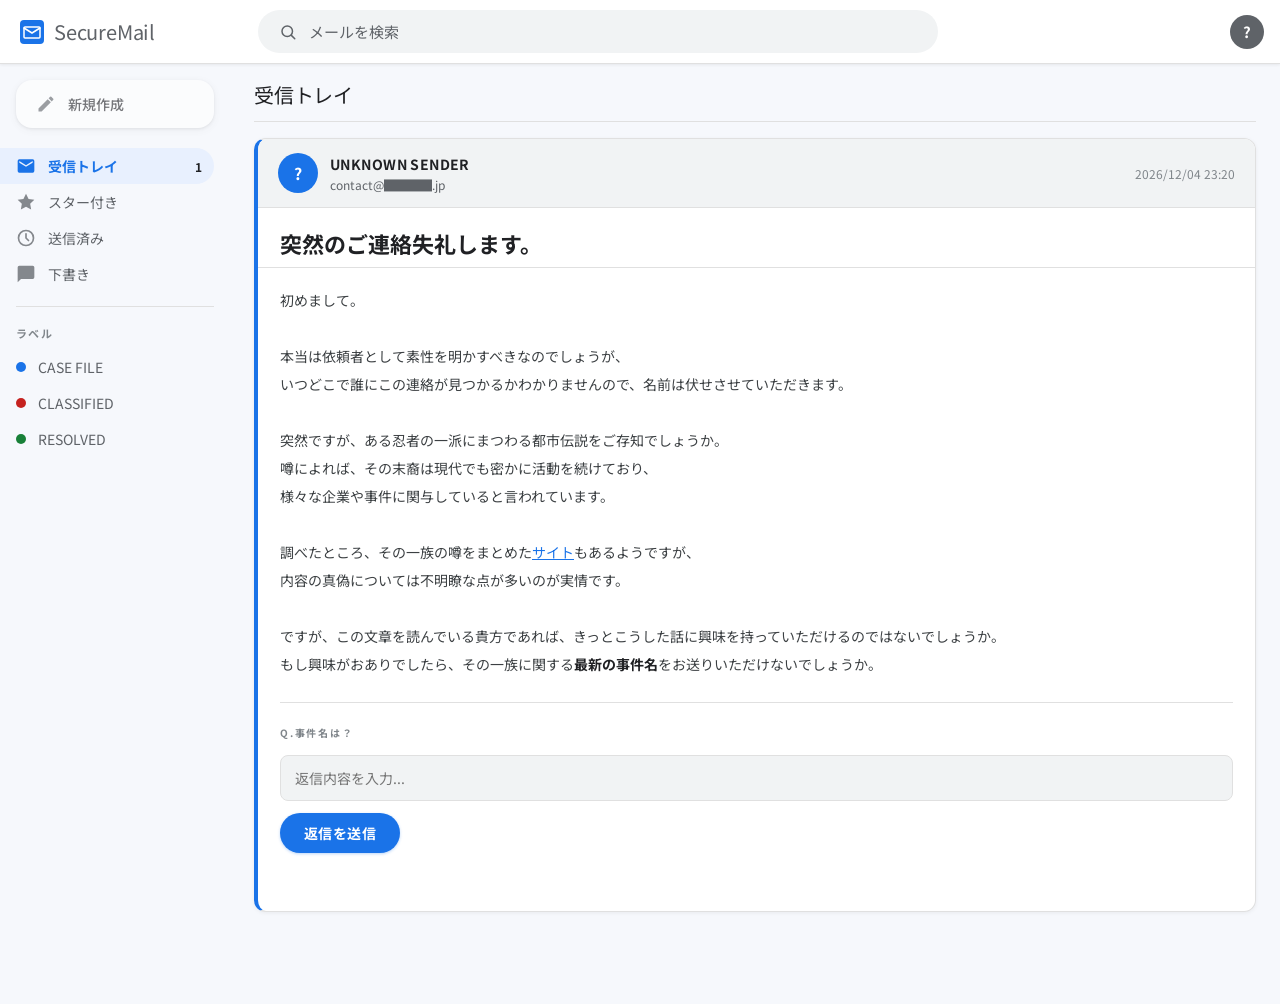
<file: index.html>
<!DOCTYPE html>
<html lang="ja">
<head>
  <meta charset="UTF-8">
  <meta name="viewport" content="width=device-width, initial-scale=1.0">
  <title>メールを受信しました</title>
  <link rel="preconnect" href="https://fonts.googleapis.com">
  <link rel="preconnect" href="https://fonts.gstatic.com" crossorigin>
  <link href="https://fonts.googleapis.com/css2?family=Noto+Sans+JP:wght@300;400;500;700&display=swap" rel="stylesheet">
  <link rel="stylesheet" href="css/style.css">
</head>
<body data-page="1" data-next="puzzle/puzzle2.html">

  <header class="topbar">
    <div class="topbar-inner">
      <div class="topbar-logo">
        <svg width="24" height="24" viewBox="0 0 24 24" fill="none">
          <rect width="24" height="24" rx="4" fill="#1a73e8"/>
          <path d="M4 8l8 5 8-5" stroke="white" stroke-width="1.5" stroke-linecap="round"/>
          <rect x="4" y="7" width="16" height="11" rx="1" stroke="white" stroke-width="1.5" fill="none"/>
        </svg>
        <span class="logo-text">SecureMail</span>
      </div>
      <div class="topbar-search">
        <svg class="search-icon" width="18" height="18" viewBox="0 0 24 24" fill="none">
          <circle cx="11" cy="11" r="7" stroke="#5f6368" stroke-width="2"/>
          <path d="M16.5 16.5L21 21" stroke="#5f6368" stroke-width="2" stroke-linecap="round"/>
        </svg>
        <span class="search-placeholder">メールを検索</span>
      </div>
      <div class="topbar-avatar">?</div>
    </div>
  </header>

  <div class="page-body">

    <aside class="sidebar">
      <div class="sidebar-compose">
        <button class="compose-btn" disabled>
          <svg width="20" height="20" viewBox="0 0 24 24" fill="none">
            <path d="M3 17.25V21h3.75L17.81 9.94l-3.75-3.75L3 17.25zM20.71 7.04a1 1 0 000-1.41l-2.34-2.34a1 1 0 00-1.41 0l-1.83 1.83 3.75 3.75 1.83-1.83z" fill="#5f6368"/>
          </svg>
          新規作成
        </button>
      </div>
      <nav class="sidebar-nav">
        <div class="nav-item active">
          <svg class="nav-icon" width="20" height="20" viewBox="0 0 24 24" fill="none">
            <path d="M20 4H4a2 2 0 00-2 2v12a2 2 0 002 2h16a2 2 0 002-2V6a2 2 0 00-2-2zm0 4l-8 5-8-5V6l8 5 8-5v2z" fill="currentColor"/>
          </svg>
          <span>受信トレイ</span>
          <span class="nav-badge" id="unread-count"></span>
        </div>
        <div class="nav-item muted">
          <svg class="nav-icon" width="20" height="20" viewBox="0 0 24 24" fill="none">
            <path d="M12 2l3.09 6.26L22 9.27l-5 4.87 1.18 6.88L12 17.77l-6.18 3.25L7 14.14 2 9.27l6.91-1.01L12 2z" fill="currentColor"/>
          </svg>
          <span>スター付き</span>
        </div>
        <div class="nav-item muted">
          <svg class="nav-icon" width="20" height="20" viewBox="0 0 24 24" fill="none">
            <circle cx="12" cy="12" r="9" stroke="currentColor" stroke-width="2"/>
            <path d="M12 7v5l3 3" stroke="currentColor" stroke-width="2" stroke-linecap="round"/>
          </svg>
          <span>送信済み</span>
        </div>
        <div class="nav-item muted">
          <svg class="nav-icon" width="20" height="20" viewBox="0 0 24 24" fill="none">
            <path d="M20 2H4a2 2 0 00-2 2v18l4-4h14a2 2 0 002-2V4a2 2 0 00-2-2z" fill="currentColor"/>
          </svg>
          <span>下書き</span>
        </div>
      </nav>
      <div class="sidebar-divider"></div>
      <div class="nav-section-label">ラベル</div>
      <nav class="sidebar-nav">
        <div class="nav-item muted">
          <span class="nav-dot" style="background:#1a73e8"></span>
          <span>CASE FILE</span>
        </div>
        <div class="nav-item muted">
          <span class="nav-dot" style="background:#c5221f"></span>
          <span>CLASSIFIED</span>
        </div>
        <div class="nav-item muted">
          <span class="nav-dot" style="background:#188038"></span>
          <span>RESOLVED</span>
        </div>
      </nav>
    </aside>

    <main class="main-pane">
      <div class="inbox-toolbar">
        <span class="inbox-title">受信トレイ</span>
      </div>
      <div id="puzzle-container">

        <article class="mail-card unread" id="puzzle-1">

          <div class="mail-header">
            <div class="sender-area">
              <div class="sender-icon">?</div>
              <div class="sender-meta">
                <div class="sender-name">UNKNOWN SENDER</div>
                <div class="mail-address">contact@████.jp</div>
              </div>
            </div>
            <div class="mail-date" id="final-date"></div>
          </div>

          <div class="mail-subject">突然のご連絡失礼します。</div>

          <div class="mail-body">
            <p>
              初めまして。<br>
              <br>
              本当は依頼者として素性を明かすべきなのでしょうが、<br>
              いつどこで誰にこの連絡が見つかるかわかりませんので、名前は伏せさせていただきます。<br>
              <br>
              突然ですが、ある忍者の一派にまつわる都市伝説をご存知でしょうか。<br>
              噂によれば、その末裔は現代でも密かに活動を続けており、<br>
              様々な企業や事件に関与していると言われています。<br>
              <br>
              調べたところ、その一族の噂をまとめた<a href="https://shrimp10pra.github.io/Mikipedia/#main"  target="_blank" rel="noopener noreferrer">サイト</a>もあるようですが、<br>
              内容の真偽については不明瞭な点が多いのが実情です。<br>
              <br>
              ですが、この文章を読んでいる貴方であれば、きっとこうした話に興味を持っていただけるのではないでしょうか。<br>
              もし興味がおありでしたら、その一族に関する<strong>最新の事件名</strong>をお送りいただけないでしょうか。<br>
            </p>

            <div class="reply-area">
              <div class="reply-label">Q.事件名は？</div>
              <input type="text" id="input-1" placeholder="返信内容を入力...">
              <button onclick="checkAnswer(1)">返信を送信</button>
              <div id="msg-1" class="mail-message"></div>
            </div>
          </div>

        </article>

      </div>
    </main>

  </div>

  <script src="js/main.js"></script>
</body>
</html>
</file>
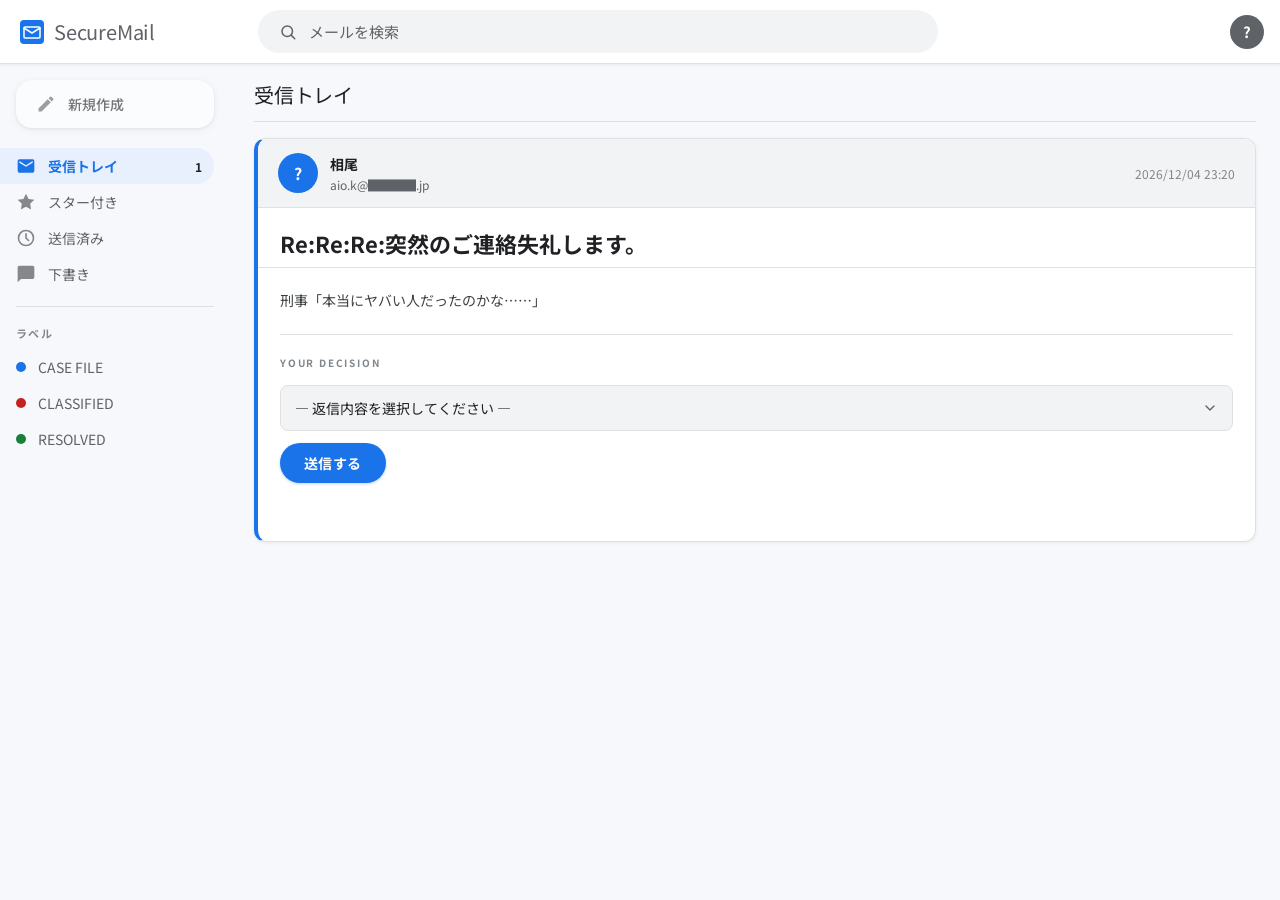
<file: end/choice.html>
<!DOCTYPE html>
<html lang="ja">
<head>
  <meta charset="UTF-8">
  <meta name="viewport" content="width=device-width, initial-scale=1.0">
  <title>Re:Re:Re:突然のご連絡失礼します。 — SecureMail</title>
  <link rel="preconnect" href="https://fonts.googleapis.com">
  <link rel="preconnect" href="https://fonts.gstatic.com" crossorigin>
  <link href="https://fonts.googleapis.com/css2?family=Noto+Sans+JP:wght@300;400;500;700&display=swap" rel="stylesheet">
  <link rel="stylesheet" href="../css/style.css">
</head>
<body data-page="choice" data-next-a="enda.html" data-next-b="endb.html">

  <header class="topbar">
    <div class="topbar-inner">
      <div class="topbar-logo">
        <svg width="24" height="24" viewBox="0 0 24 24" fill="none">
          <rect width="24" height="24" rx="4" fill="#1a73e8"/>
          <path d="M4 8l8 5 8-5" stroke="white" stroke-width="1.5" stroke-linecap="round"/>
          <rect x="4" y="7" width="16" height="11" rx="1" stroke="white" stroke-width="1.5" fill="none"/>
        </svg>
        <span class="logo-text">SecureMail</span>
      </div>
      <div class="topbar-search">
        <svg class="search-icon" width="18" height="18" viewBox="0 0 24 24" fill="none">
          <circle cx="11" cy="11" r="7" stroke="#5f6368" stroke-width="2"/>
          <path d="M16.5 16.5L21 21" stroke="#5f6368" stroke-width="2" stroke-linecap="round"/>
        </svg>
        <span class="search-placeholder">メールを検索</span>
      </div>
      <div class="topbar-avatar">?</div>
    </div>
  </header>

  <div class="page-body">

    <aside class="sidebar">
      <div class="sidebar-compose">
        <button class="compose-btn" disabled>
          <svg width="20" height="20" viewBox="0 0 24 24" fill="none">
            <path d="M3 17.25V21h3.75L17.81 9.94l-3.75-3.75L3 17.25zM20.71 7.04a1 1 0 000-1.41l-2.34-2.34a1 1 0 00-1.41 0l-1.83 1.83 3.75 3.75 1.83-1.83z" fill="#5f6368"/>
          </svg>
          新規作成
        </button>
      </div>
      <nav class="sidebar-nav">
        <div class="nav-item active">
          <svg class="nav-icon" width="20" height="20" viewBox="0 0 24 24" fill="none">
            <path d="M20 4H4a2 2 0 00-2 2v12a2 2 0 002 2h16a2 2 0 002-2V6a2 2 0 00-2-2zm0 4l-8 5-8-5V6l8 5 8-5v2z" fill="currentColor"/>
          </svg>
          <span>受信トレイ</span>
          <span class="nav-badge" id="unread-count"></span>
        </div>
        <div class="nav-item muted">
          <svg class="nav-icon" width="20" height="20" viewBox="0 0 24 24" fill="none">
            <path d="M12 2l3.09 6.26L22 9.27l-5 4.87 1.18 6.88L12 17.77l-6.18 3.25L7 14.14 2 9.27l6.91-1.01L12 2z" fill="currentColor"/>
          </svg>
          <span>スター付き</span>
        </div>
        <div class="nav-item muted">
          <svg class="nav-icon" width="20" height="20" viewBox="0 0 24 24" fill="none">
            <circle cx="12" cy="12" r="9" stroke="currentColor" stroke-width="2"/>
            <path d="M12 7v5l3 3" stroke="currentColor" stroke-width="2" stroke-linecap="round"/>
          </svg>
          <span>送信済み</span>
        </div>
        <div class="nav-item muted">
          <svg class="nav-icon" width="20" height="20" viewBox="0 0 24 24" fill="none">
            <path d="M20 2H4a2 2 0 00-2 2v18l4-4h14a2 2 0 002-2V4a2 2 0 00-2-2z" fill="currentColor"/>
          </svg>
          <span>下書き</span>
        </div>
      </nav>
      <div class="sidebar-divider"></div>
      <div class="nav-section-label">ラベル</div>
      <nav class="sidebar-nav">
        <div class="nav-item muted">
          <span class="nav-dot" style="background:#1a73e8"></span>
          <span>CASE FILE</span>
        </div>
        <div class="nav-item muted">
          <span class="nav-dot" style="background:#c5221f"></span>
          <span>CLASSIFIED</span>
        </div>
        <div class="nav-item muted">
          <span class="nav-dot" style="background:#188038"></span>
          <span>RESOLVED</span>
        </div>
      </nav>
    </aside>

    <main class="main-pane">
      <div class="inbox-toolbar">
        <span class="inbox-title">受信トレイ</span>
      </div>
      <div id="puzzle-container">

        <article class="mail-card unread" id="puzzle-final">

          <div class="mail-header">
            <div class="sender-area">
              <div class="sender-icon">?</div>
              <div class="sender-meta">
                <div class="sender-name">相尾</div>
                <div class="mail-address">aio.k@████.jp</div>
              </div>
            </div>
            <div class="mail-date" id="final-date"></div>
          </div>

          <div class="mail-subject">Re:Re:Re:突然のご連絡失礼します。</div>

          <div class="mail-body">
            <p>刑事「本当にヤバい人だったのかな……」</p>

            <div class="answer-area">
              <div class="reply-label">YOUR DECISION</div>
              <select class="answer-select" id="final-select">
                <option value="">— 返信内容を選択してください —</option>
                <option value="a">危険な人なんだと思います。早く捕まえましょう。</option>
                <option value="b">悪いことはしてますが、何か意図があったのかもしれません。</option>
              </select>
              <button onclick="submitFinalDecision()">送信する</button>
              <div id="msg-final" class="mail-message"></div>
            </div>
          </div>

        </article>

      </div>
    </main>

  </div>

  <script src="../js/main.js"></script>
</body>
</html>
</file>
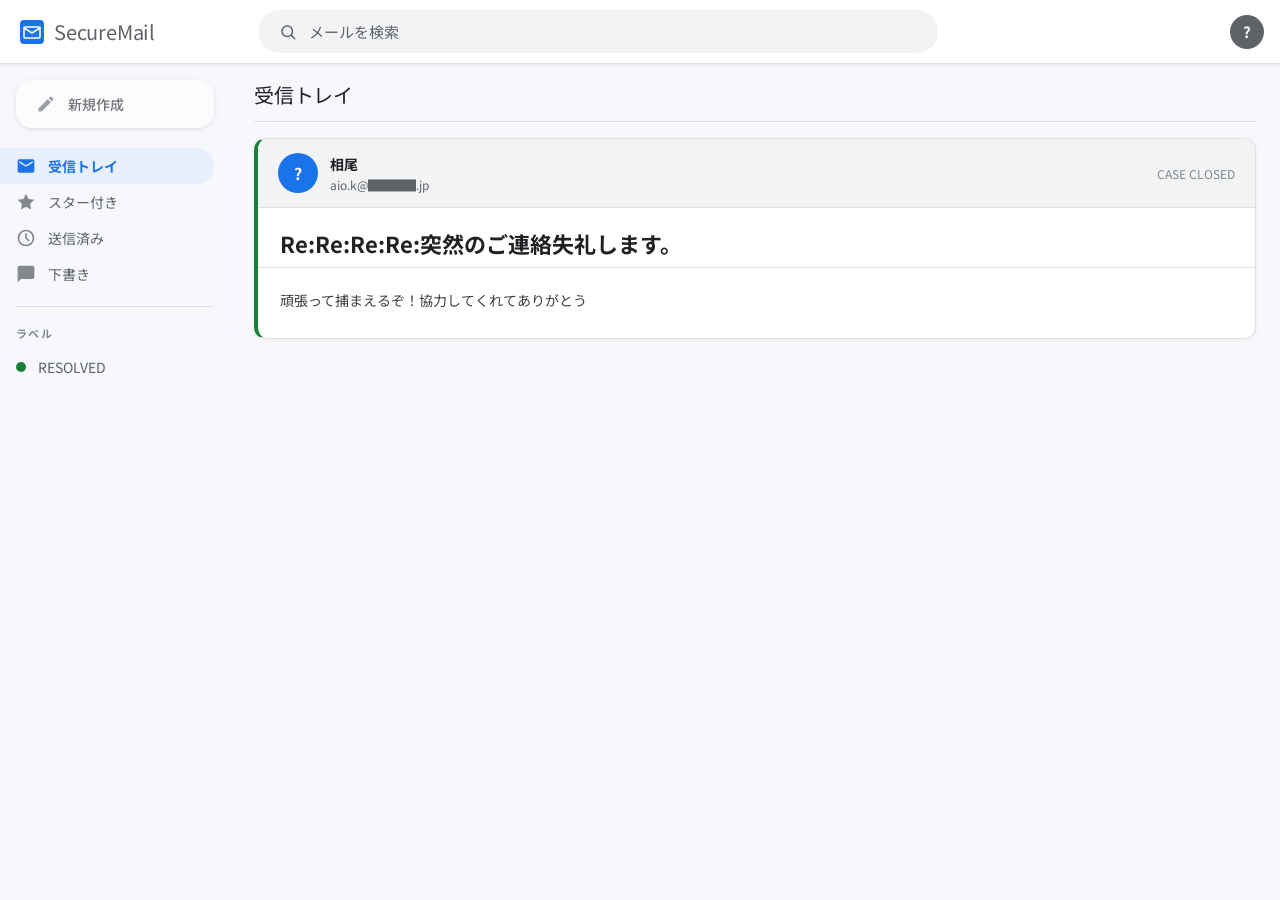
<file: end/enda.html>
<!DOCTYPE html>
<html lang="ja">
<head>
  <meta charset="UTF-8">
  <meta name="viewport" content="width=device-width, initial-scale=1.0">
  <title>Re:Re:Re:Re:突然のご連絡失礼します。 — SecureMail</title>
  <link rel="preconnect" href="https://fonts.googleapis.com">
  <link rel="preconnect" href="https://fonts.gstatic.com" crossorigin>
  <link href="https://fonts.googleapis.com/css2?family=Noto+Sans+JP:wght@300;400;500;700&display=swap" rel="stylesheet">
  <link rel="stylesheet" href="../css/style.css">
</head>
<body data-page="enda">

  <header class="topbar">
    <div class="topbar-inner">
      <div class="topbar-logo">
        <svg width="24" height="24" viewBox="0 0 24 24" fill="none">
          <rect width="24" height="24" rx="4" fill="#1a73e8"/>
          <path d="M4 8l8 5 8-5" stroke="white" stroke-width="1.5" stroke-linecap="round"/>
          <rect x="4" y="7" width="16" height="11" rx="1" stroke="white" stroke-width="1.5" fill="none"/>
        </svg>
        <span class="logo-text">SecureMail</span>
      </div>
      <div class="topbar-search">
        <svg class="search-icon" width="18" height="18" viewBox="0 0 24 24" fill="none">
          <circle cx="11" cy="11" r="7" stroke="#5f6368" stroke-width="2"/>
          <path d="M16.5 16.5L21 21" stroke="#5f6368" stroke-width="2" stroke-linecap="round"/>
        </svg>
        <span class="search-placeholder">メールを検索</span>
      </div>
      <div class="topbar-avatar">?</div>
    </div>
  </header>

  <div class="page-body">

    <aside class="sidebar">
      <div class="sidebar-compose">
        <button class="compose-btn" disabled>
          <svg width="20" height="20" viewBox="0 0 24 24" fill="none">
            <path d="M3 17.25V21h3.75L17.81 9.94l-3.75-3.75L3 17.25zM20.71 7.04a1 1 0 000-1.41l-2.34-2.34a1 1 0 00-1.41 0l-1.83 1.83 3.75 3.75 1.83-1.83z" fill="#5f6368"/>
          </svg>
          新規作成
        </button>
      </div>
      <nav class="sidebar-nav">
        <div class="nav-item active">
          <svg class="nav-icon" width="20" height="20" viewBox="0 0 24 24" fill="none">
            <path d="M20 4H4a2 2 0 00-2 2v12a2 2 0 002 2h16a2 2 0 002-2V6a2 2 0 00-2-2zm0 4l-8 5-8-5V6l8 5 8-5v2z" fill="currentColor"/>
          </svg>
          <span>受信トレイ</span>
        </div>
        <div class="nav-item muted">
          <svg class="nav-icon" width="20" height="20" viewBox="0 0 24 24" fill="none">
            <path d="M12 2l3.09 6.26L22 9.27l-5 4.87 1.18 6.88L12 17.77l-6.18 3.25L7 14.14 2 9.27l6.91-1.01L12 2z" fill="currentColor"/>
          </svg>
          <span>スター付き</span>
        </div>
        <div class="nav-item muted">
          <svg class="nav-icon" width="20" height="20" viewBox="0 0 24 24" fill="none">
            <circle cx="12" cy="12" r="9" stroke="currentColor" stroke-width="2"/>
            <path d="M12 7v5l3 3" stroke="currentColor" stroke-width="2" stroke-linecap="round"/>
          </svg>
          <span>送信済み</span>
        </div>
        <div class="nav-item muted">
          <svg class="nav-icon" width="20" height="20" viewBox="0 0 24 24" fill="none">
            <path d="M20 2H4a2 2 0 00-2 2v18l4-4h14a2 2 0 002-2V4a2 2 0 00-2-2z" fill="currentColor"/>
          </svg>
          <span>下書き</span>
        </div>
      </nav>
      <div class="sidebar-divider"></div>
      <div class="nav-section-label">ラベル</div>
      <nav class="sidebar-nav">
        <div class="nav-item muted">
          <span class="nav-dot" style="background:#188038"></span>
          <span>RESOLVED</span>
        </div>
      </nav>
    </aside>

    <main class="main-pane">
      <div class="inbox-toolbar">
        <span class="inbox-title">受信トレイ</span>
      </div>
      <div id="puzzle-container">

        <article class="mail-card solved end-result">

          <div class="mail-header">
            <div class="sender-area">
              <div class="sender-icon">?</div>
              <div class="sender-meta">
                <div class="sender-name">相尾</div>
                <div class="mail-address">aio.k@████.jp</div>
              </div>
            </div>
            <div class="mail-date">CASE CLOSED</div>
          </div>

          <div class="mail-subject">Re:Re:Re:Re:突然のご連絡失礼します。</div>

          <div class="mail-body">
            <p>頑張って捕まえるぞ！協力してくれてありがとう</p>
          </div>

        </article>

      </div>
    </main>

  </div>

</body>
</html>
</file>
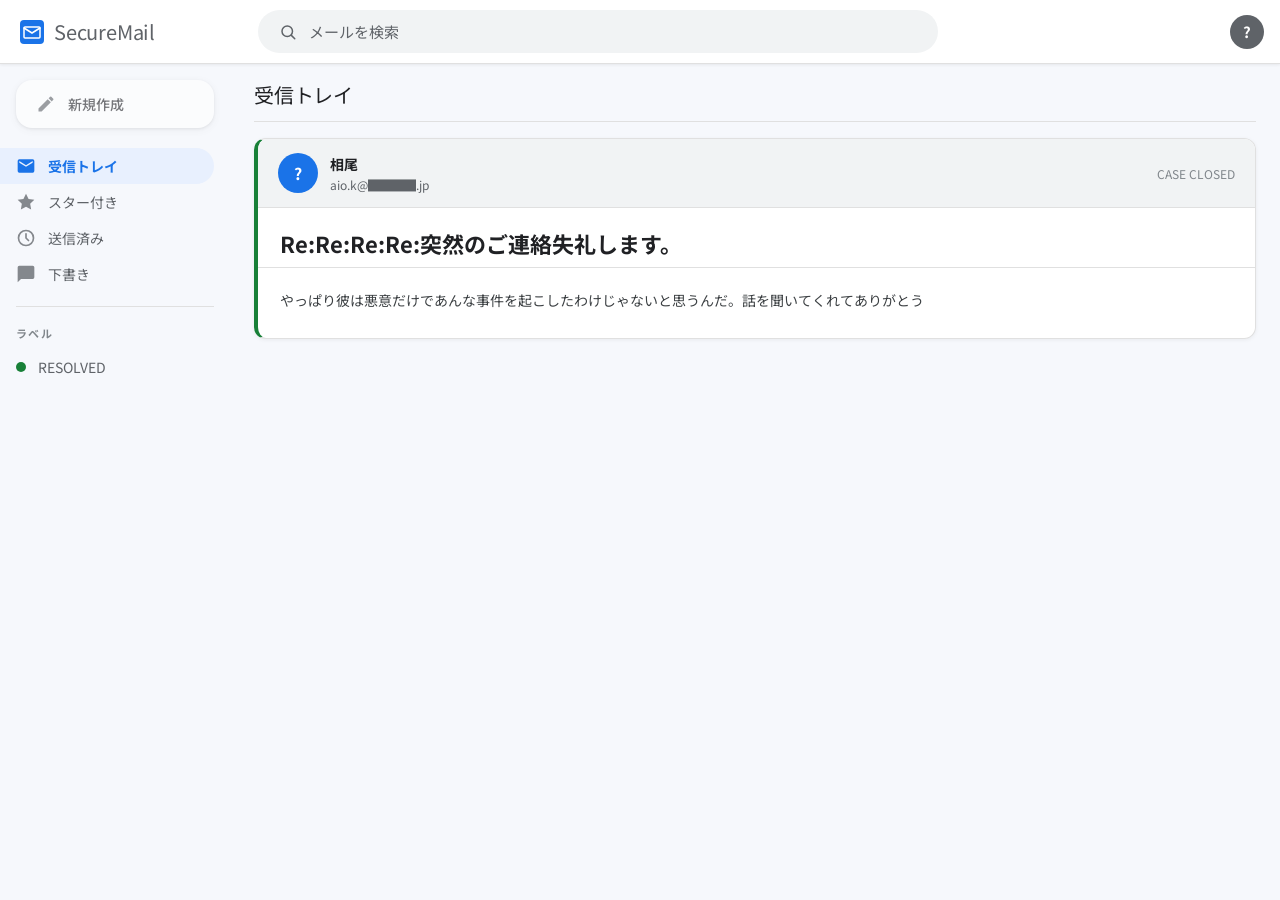
<file: end/endb.html>
<!DOCTYPE html>
<html lang="ja">
<head>
  <meta charset="UTF-8">
  <meta name="viewport" content="width=device-width, initial-scale=1.0">
  <title>Re:Re:Re:Re:突然のご連絡失礼します。 — SecureMail</title>
  <link rel="preconnect" href="https://fonts.googleapis.com">
  <link rel="preconnect" href="https://fonts.gstatic.com" crossorigin>
  <link href="https://fonts.googleapis.com/css2?family=Noto+Sans+JP:wght@300;400;500;700&display=swap" rel="stylesheet">
  <link rel="stylesheet" href="../css/style.css">
</head>
<body data-page="endb">

  <header class="topbar">
    <div class="topbar-inner">
      <div class="topbar-logo">
        <svg width="24" height="24" viewBox="0 0 24 24" fill="none">
          <rect width="24" height="24" rx="4" fill="#1a73e8"/>
          <path d="M4 8l8 5 8-5" stroke="white" stroke-width="1.5" stroke-linecap="round"/>
          <rect x="4" y="7" width="16" height="11" rx="1" stroke="white" stroke-width="1.5" fill="none"/>
        </svg>
        <span class="logo-text">SecureMail</span>
      </div>
      <div class="topbar-search">
        <svg class="search-icon" width="18" height="18" viewBox="0 0 24 24" fill="none">
          <circle cx="11" cy="11" r="7" stroke="#5f6368" stroke-width="2"/>
          <path d="M16.5 16.5L21 21" stroke="#5f6368" stroke-width="2" stroke-linecap="round"/>
        </svg>
        <span class="search-placeholder">メールを検索</span>
      </div>
      <div class="topbar-avatar">?</div>
    </div>
  </header>

  <div class="page-body">

    <aside class="sidebar">
      <div class="sidebar-compose">
        <button class="compose-btn" disabled>
          <svg width="20" height="20" viewBox="0 0 24 24" fill="none">
            <path d="M3 17.25V21h3.75L17.81 9.94l-3.75-3.75L3 17.25zM20.71 7.04a1 1 0 000-1.41l-2.34-2.34a1 1 0 00-1.41 0l-1.83 1.83 3.75 3.75 1.83-1.83z" fill="#5f6368"/>
          </svg>
          新規作成
        </button>
      </div>
      <nav class="sidebar-nav">
        <div class="nav-item active">
          <svg class="nav-icon" width="20" height="20" viewBox="0 0 24 24" fill="none">
            <path d="M20 4H4a2 2 0 00-2 2v12a2 2 0 002 2h16a2 2 0 002-2V6a2 2 0 00-2-2zm0 4l-8 5-8-5V6l8 5 8-5v2z" fill="currentColor"/>
          </svg>
          <span>受信トレイ</span>
        </div>
        <div class="nav-item muted">
          <svg class="nav-icon" width="20" height="20" viewBox="0 0 24 24" fill="none">
            <path d="M12 2l3.09 6.26L22 9.27l-5 4.87 1.18 6.88L12 17.77l-6.18 3.25L7 14.14 2 9.27l6.91-1.01L12 2z" fill="currentColor"/>
          </svg>
          <span>スター付き</span>
        </div>
        <div class="nav-item muted">
          <svg class="nav-icon" width="20" height="20" viewBox="0 0 24 24" fill="none">
            <circle cx="12" cy="12" r="9" stroke="currentColor" stroke-width="2"/>
            <path d="M12 7v5l3 3" stroke="currentColor" stroke-width="2" stroke-linecap="round"/>
          </svg>
          <span>送信済み</span>
        </div>
        <div class="nav-item muted">
          <svg class="nav-icon" width="20" height="20" viewBox="0 0 24 24" fill="none">
            <path d="M20 2H4a2 2 0 00-2 2v18l4-4h14a2 2 0 002-2V4a2 2 0 00-2-2z" fill="currentColor"/>
          </svg>
          <span>下書き</span>
        </div>
      </nav>
      <div class="sidebar-divider"></div>
      <div class="nav-section-label">ラベル</div>
      <nav class="sidebar-nav">
        <div class="nav-item muted">
          <span class="nav-dot" style="background:#188038"></span>
          <span>RESOLVED</span>
        </div>
      </nav>
    </aside>

    <main class="main-pane">
      <div class="inbox-toolbar">
        <span class="inbox-title">受信トレイ</span>
      </div>
      <div id="puzzle-container">

        <article class="mail-card solved end-result">

          <div class="mail-header">
            <div class="sender-area">
              <div class="sender-icon">?</div>
              <div class="sender-meta">
                <div class="sender-name">相尾</div>
                <div class="mail-address">aio.k@████.jp</div>
              </div>
            </div>
            <div class="mail-date">CASE CLOSED</div>
          </div>

          <div class="mail-subject">Re:Re:Re:Re:突然のご連絡失礼します。</div>

          <div class="mail-body">
            <p>やっぱり彼は悪意だけであんな事件を起こしたわけじゃないと思うんだ。話を聞いてくれてありがとう</p>
          </div>

        </article>

      </div>
    </main>

  </div>

</body>
</html>
</file>
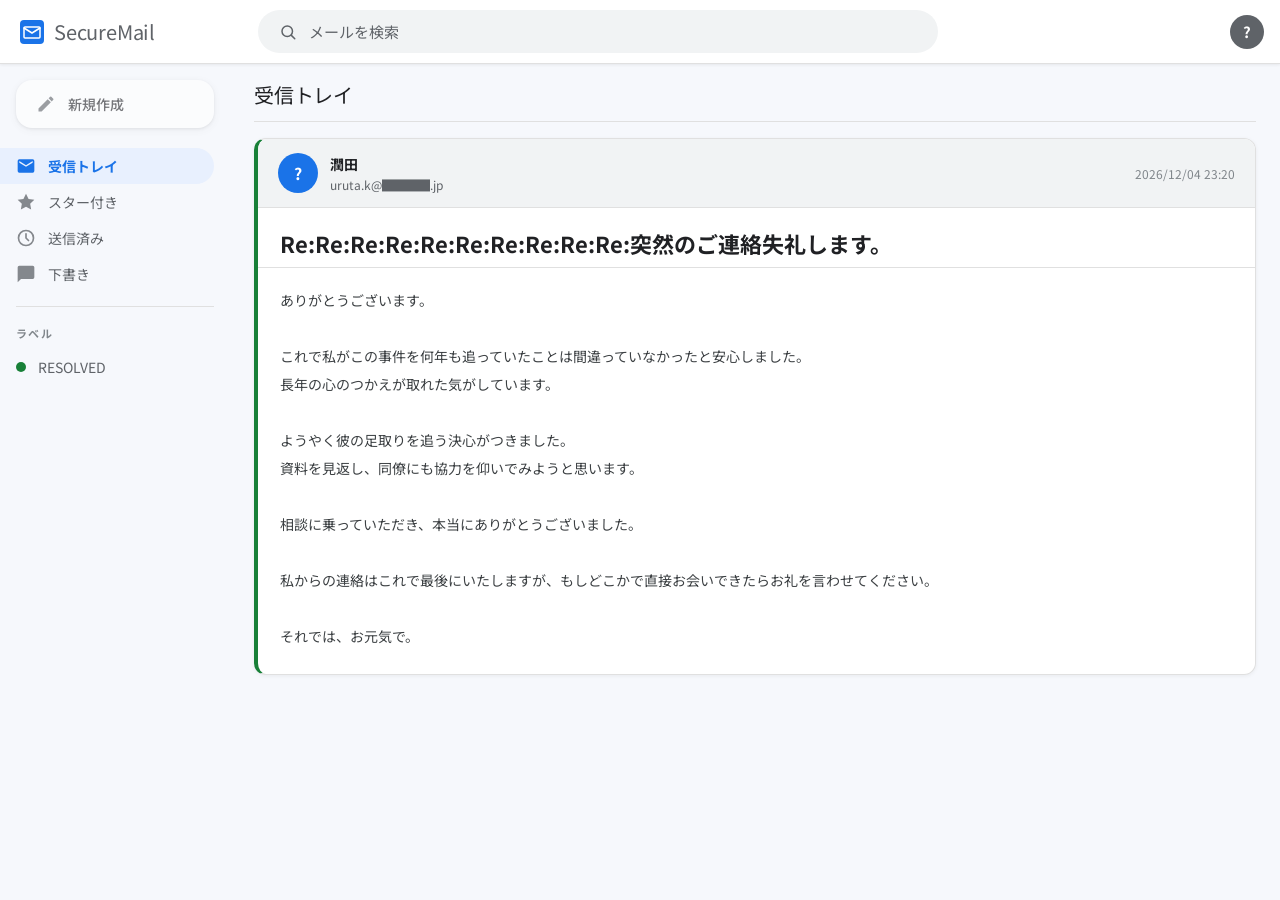
<file: puzzle/enda.html>
<!DOCTYPE html>
<html lang="ja">
<head>
  <meta charset="UTF-8">
  <meta name="viewport" content="width=device-width, initial-scale=1.0">
  <title>メールを受信しました(6)</title>
  <link rel="preconnect" href="https://fonts.googleapis.com">
  <link rel="preconnect" href="https://fonts.gstatic.com" crossorigin>
  <link href="https://fonts.googleapis.com/css2?family=Noto+Sans+JP:wght@300;400;500;700&display=swap" rel="stylesheet">
  <link rel="stylesheet" href="../css/style.css">
</head>
<body data-page="enda">

  <header class="topbar">
    <div class="topbar-inner">
      <div class="topbar-logo">
        <svg width="24" height="24" viewBox="0 0 24 24" fill="none">
          <rect width="24" height="24" rx="4" fill="#1a73e8"/>
          <path d="M4 8l8 5 8-5" stroke="white" stroke-width="1.5" stroke-linecap="round"/>
          <rect x="4" y="7" width="16" height="11" rx="1" stroke="white" stroke-width="1.5" fill="none"/>
        </svg>
        <span class="logo-text">SecureMail</span>
      </div>
      <div class="topbar-search">
        <svg class="search-icon" width="18" height="18" viewBox="0 0 24 24" fill="none">
          <circle cx="11" cy="11" r="7" stroke="#5f6368" stroke-width="2"/>
          <path d="M16.5 16.5L21 21" stroke="#5f6368" stroke-width="2" stroke-linecap="round"/>
        </svg>
        <span class="search-placeholder">メールを検索</span>
      </div>
      <div class="topbar-avatar">?</div>
    </div>
  </header>

  <div class="page-body">

    <aside class="sidebar">
      <div class="sidebar-compose">
        <button class="compose-btn" disabled>
          <svg width="20" height="20" viewBox="0 0 24 24" fill="none">
            <path d="M3 17.25V21h3.75L17.81 9.94l-3.75-3.75L3 17.25zM20.71 7.04a1 1 0 000-1.41l-2.34-2.34a1 1 0 00-1.41 0l-1.83 1.83 3.75 3.75 1.83-1.83z" fill="#5f6368"/>
          </svg>
          新規作成
        </button>
      </div>
      <nav class="sidebar-nav">
        <div class="nav-item active">
          <svg class="nav-icon" width="20" height="20" viewBox="0 0 24 24" fill="none">
            <path d="M20 4H4a2 2 0 00-2 2v12a2 2 0 002 2h16a2 2 0 002-2V6a2 2 0 00-2-2zm0 4l-8 5-8-5V6l8 5 8-5v2z" fill="currentColor"/>
          </svg>
          <span>受信トレイ</span>
        </div>
        <div class="nav-item muted">
          <svg class="nav-icon" width="20" height="20" viewBox="0 0 24 24" fill="none">
            <path d="M12 2l3.09 6.26L22 9.27l-5 4.87 1.18 6.88L12 17.77l-6.18 3.25L7 14.14 2 9.27l6.91-1.01L12 2z" fill="currentColor"/>
          </svg>
          <span>スター付き</span>
        </div>
        <div class="nav-item muted">
          <svg class="nav-icon" width="20" height="20" viewBox="0 0 24 24" fill="none">
            <circle cx="12" cy="12" r="9" stroke="currentColor" stroke-width="2"/>
            <path d="M12 7v5l3 3" stroke="currentColor" stroke-width="2" stroke-linecap="round"/>
          </svg>
          <span>送信済み</span>
        </div>
        <div class="nav-item muted">
          <svg class="nav-icon" width="20" height="20" viewBox="0 0 24 24" fill="none">
            <path d="M20 2H4a2 2 0 00-2 2v18l4-4h14a2 2 0 002-2V4a2 2 0 00-2-2z" fill="currentColor"/>
          </svg>
          <span>下書き</span>
        </div>
      </nav>
      <div class="sidebar-divider"></div>
      <div class="nav-section-label">ラベル</div>
      <nav class="sidebar-nav">
        <div class="nav-item muted">
          <span class="nav-dot" style="background:#188038"></span>
          <span>RESOLVED</span>
        </div>
      </nav>
    </aside>

    <main class="main-pane">
      <div class="inbox-toolbar">
        <span class="inbox-title">受信トレイ</span>
      </div>
      <div id="puzzle-container">

        <article class="mail-card solved end-result">

          <div class="mail-header">
            <div class="sender-area">
              <div class="sender-icon">?</div>
              <div class="sender-meta">
                <div class="sender-name">潤田</div>
                <div class="mail-address">uruta.k@████.jp</div>
              </div>
            </div>
            <div class="mail-date" id="final-date"></div>
          </div>

          <div class="mail-subject">Re:Re:Re:Re:Re:Re:Re:Re:Re:Re:突然のご連絡失礼します。</div>

          <div class="mail-body">
            <p>ありがとうございます。<br><br>

              これで私がこの事件を何年も追っていたことは間違っていなかったと安心しました。<br>
              長年の心のつかえが取れた気がしています。<br><br>

              ようやく彼の足取りを追う決心がつきました。<br>
              資料を見返し、同僚にも協力を仰いでみようと思います。<br><br>

              相談に乗っていただき、本当にありがとうございました。<br><br>

              私からの連絡はこれで最後にいたしますが、もしどこかで直接お会いできたらお礼を言わせてください。<br><br>

              それでは、お元気で。<br>
</p>
          </div>

        </article>

      </div>
    </main>

  </div>

  <script src="../js/main.js"></script>

</body>
</html>
</file>
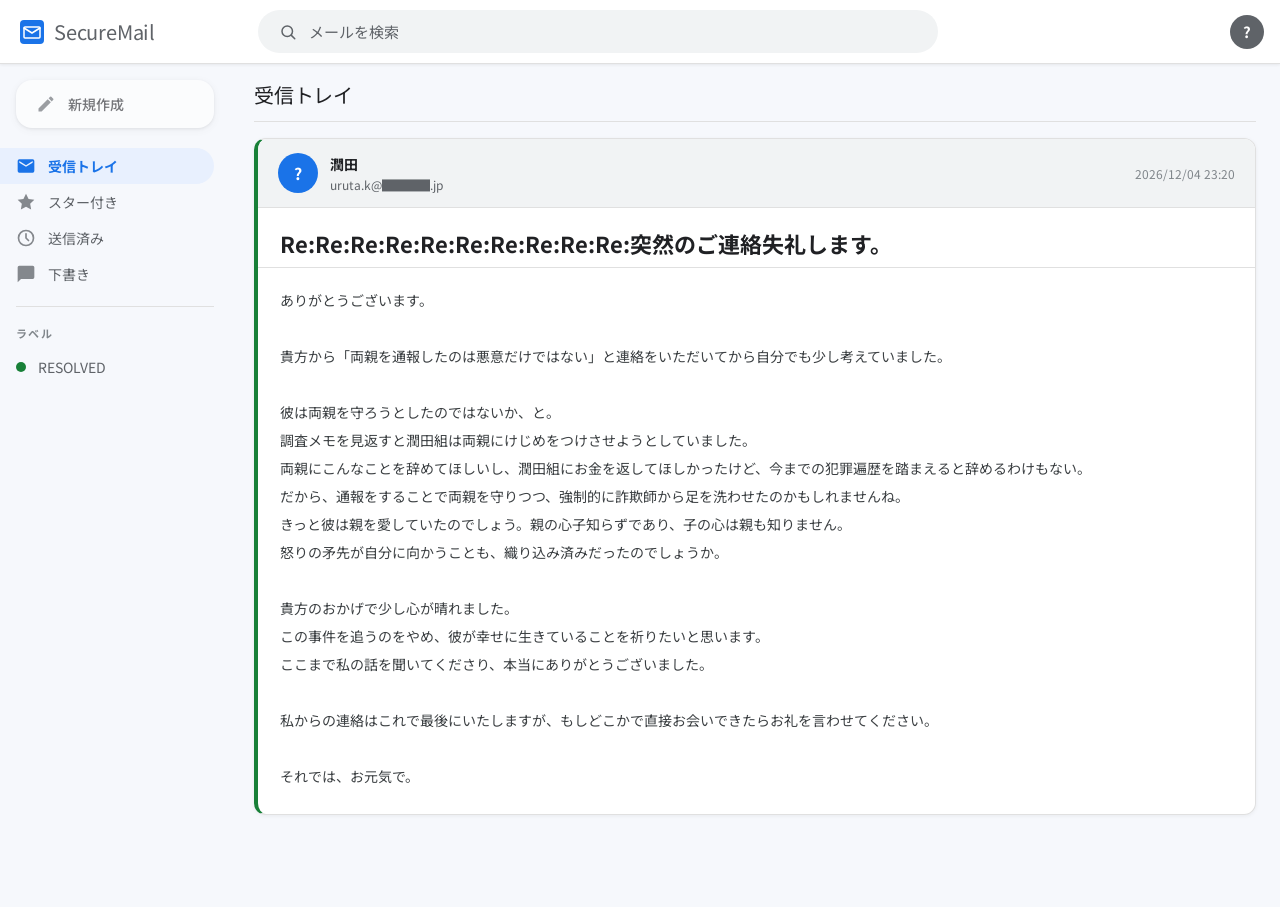
<file: puzzle/endb.html>
<!DOCTYPE html>
<html lang="ja">
<head>
  <meta charset="UTF-8">
  <meta name="viewport" content="width=device-width, initial-scale=1.0">
  <title>メールを受信しました(6)</title>
  <link rel="preconnect" href="https://fonts.googleapis.com">
  <link rel="preconnect" href="https://fonts.gstatic.com" crossorigin>
  <link href="https://fonts.googleapis.com/css2?family=Noto+Sans+JP:wght@300;400;500;700&display=swap" rel="stylesheet">
  <link rel="stylesheet" href="../css/style.css">
</head>
<body data-page="endb">

  <header class="topbar">
    <div class="topbar-inner">
      <div class="topbar-logo">
        <svg width="24" height="24" viewBox="0 0 24 24" fill="none">
          <rect width="24" height="24" rx="4" fill="#1a73e8"/>
          <path d="M4 8l8 5 8-5" stroke="white" stroke-width="1.5" stroke-linecap="round"/>
          <rect x="4" y="7" width="16" height="11" rx="1" stroke="white" stroke-width="1.5" fill="none"/>
        </svg>
        <span class="logo-text">SecureMail</span>
      </div>
      <div class="topbar-search">
        <svg class="search-icon" width="18" height="18" viewBox="0 0 24 24" fill="none">
          <circle cx="11" cy="11" r="7" stroke="#5f6368" stroke-width="2"/>
          <path d="M16.5 16.5L21 21" stroke="#5f6368" stroke-width="2" stroke-linecap="round"/>
        </svg>
        <span class="search-placeholder">メールを検索</span>
      </div>
      <div class="topbar-avatar">?</div>
    </div>
  </header>

  <div class="page-body">

    <aside class="sidebar">
      <div class="sidebar-compose">
        <button class="compose-btn" disabled>
          <svg width="20" height="20" viewBox="0 0 24 24" fill="none">
            <path d="M3 17.25V21h3.75L17.81 9.94l-3.75-3.75L3 17.25zM20.71 7.04a1 1 0 000-1.41l-2.34-2.34a1 1 0 00-1.41 0l-1.83 1.83 3.75 3.75 1.83-1.83z" fill="#5f6368"/>
          </svg>
          新規作成
        </button>
      </div>
      <nav class="sidebar-nav">
        <div class="nav-item active">
          <svg class="nav-icon" width="20" height="20" viewBox="0 0 24 24" fill="none">
            <path d="M20 4H4a2 2 0 00-2 2v12a2 2 0 002 2h16a2 2 0 002-2V6a2 2 0 00-2-2zm0 4l-8 5-8-5V6l8 5 8-5v2z" fill="currentColor"/>
          </svg>
          <span>受信トレイ</span>
        </div>
        <div class="nav-item muted">
          <svg class="nav-icon" width="20" height="20" viewBox="0 0 24 24" fill="none">
            <path d="M12 2l3.09 6.26L22 9.27l-5 4.87 1.18 6.88L12 17.77l-6.18 3.25L7 14.14 2 9.27l6.91-1.01L12 2z" fill="currentColor"/>
          </svg>
          <span>スター付き</span>
        </div>
        <div class="nav-item muted">
          <svg class="nav-icon" width="20" height="20" viewBox="0 0 24 24" fill="none">
            <circle cx="12" cy="12" r="9" stroke="currentColor" stroke-width="2"/>
            <path d="M12 7v5l3 3" stroke="currentColor" stroke-width="2" stroke-linecap="round"/>
          </svg>
          <span>送信済み</span>
        </div>
        <div class="nav-item muted">
          <svg class="nav-icon" width="20" height="20" viewBox="0 0 24 24" fill="none">
            <path d="M20 2H4a2 2 0 00-2 2v18l4-4h14a2 2 0 002-2V4a2 2 0 00-2-2z" fill="currentColor"/>
          </svg>
          <span>下書き</span>
        </div>
      </nav>
      <div class="sidebar-divider"></div>
      <div class="nav-section-label">ラベル</div>
      <nav class="sidebar-nav">
        <div class="nav-item muted">
          <span class="nav-dot" style="background:#188038"></span>
          <span>RESOLVED</span>
        </div>
      </nav>
    </aside>

    <main class="main-pane">
      <div class="inbox-toolbar">
        <span class="inbox-title">受信トレイ</span>
      </div>
      <div id="puzzle-container">

        <article class="mail-card solved end-result">

          <div class="mail-header">
            <div class="sender-area">
              <div class="sender-icon">?</div>
              <div class="sender-meta">
                <div class="sender-name">潤田</div>
                <div class="mail-address">uruta.k@████.jp</div>
              </div>
            </div>
            <div class="mail-date" id="final-date"></div>
          </div>

          <div class="mail-subject">Re:Re:Re:Re:Re:Re:Re:Re:Re:Re:突然のご連絡失礼します。</div>

          <div class="mail-body">
            <p>ありがとうございます。<br><br>

              貴方から「両親を通報したのは悪意だけではない」と連絡をいただいてから自分でも少し考えていました。<br><br>

              彼は両親を守ろうとしたのではないか、と。<br>
              調査メモを見返すと潤田組は両親にけじめをつけさせようとしていました。<br>
              両親にこんなことを辞めてほしいし、潤田組にお金を返してほしかったけど、今までの犯罪遍歴を踏まえると辞めるわけもない。<br>
              だから、通報をすることで両親を守りつつ、強制的に詐欺師から足を洗わせたのかもしれませんね。<br>
              きっと彼は親を愛していたのでしょう。親の心子知らずであり、子の心は親も知りません。<br>
              怒りの矛先が自分に向かうことも、織り込み済みだったのでしょうか。<br><br>

              貴方のおかげで少し心が晴れました。<br>
              この事件を追うのをやめ、彼が幸せに生きていることを祈りたいと思います。<br>
              ここまで私の話を聞いてくださり、本当にありがとうございました。<br><br>

              私からの連絡はこれで最後にいたしますが、もしどこかで直接お会いできたらお礼を言わせてください。<br><br>

              それでは、お元気で。<br>
</p>
          </div>

        </article>

      </div>
    </main>

  </div>
  <script src="../js/main.js"></script>

</body>
</html>
</file>
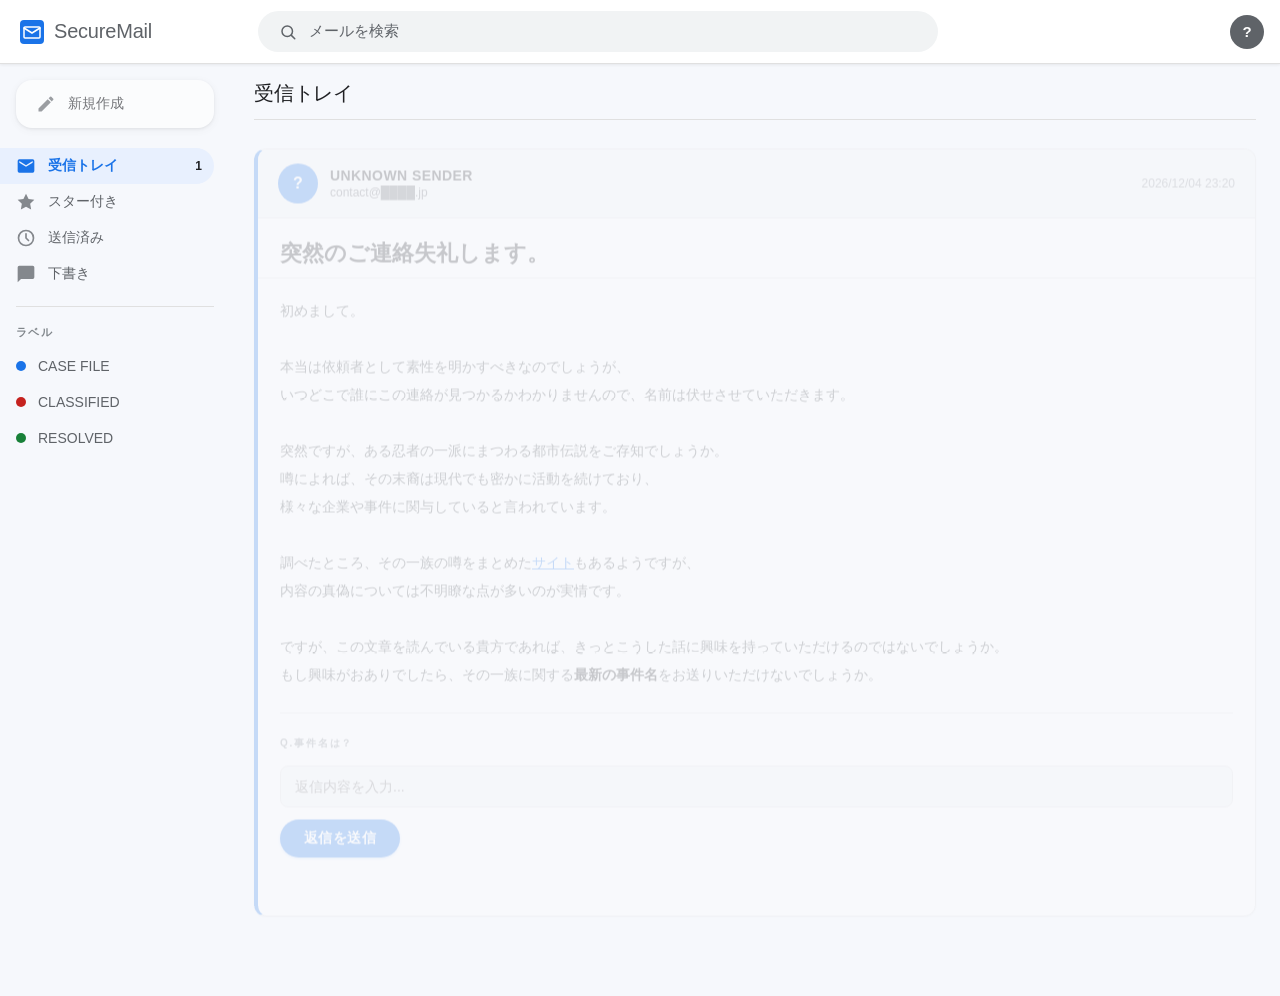
<file: puzzle/puzzle1.html>
<!DOCTYPE html>
<html lang="ja">
<head>
  <meta charset="UTF-8">
  <meta http-equiv="refresh" content="0; url=../index.html">
  <title>Redirecting…</title>
</head>
<body>
  <p><a href="../index.html">トップページへ移動</a></p>
</body>
</html>
</file>
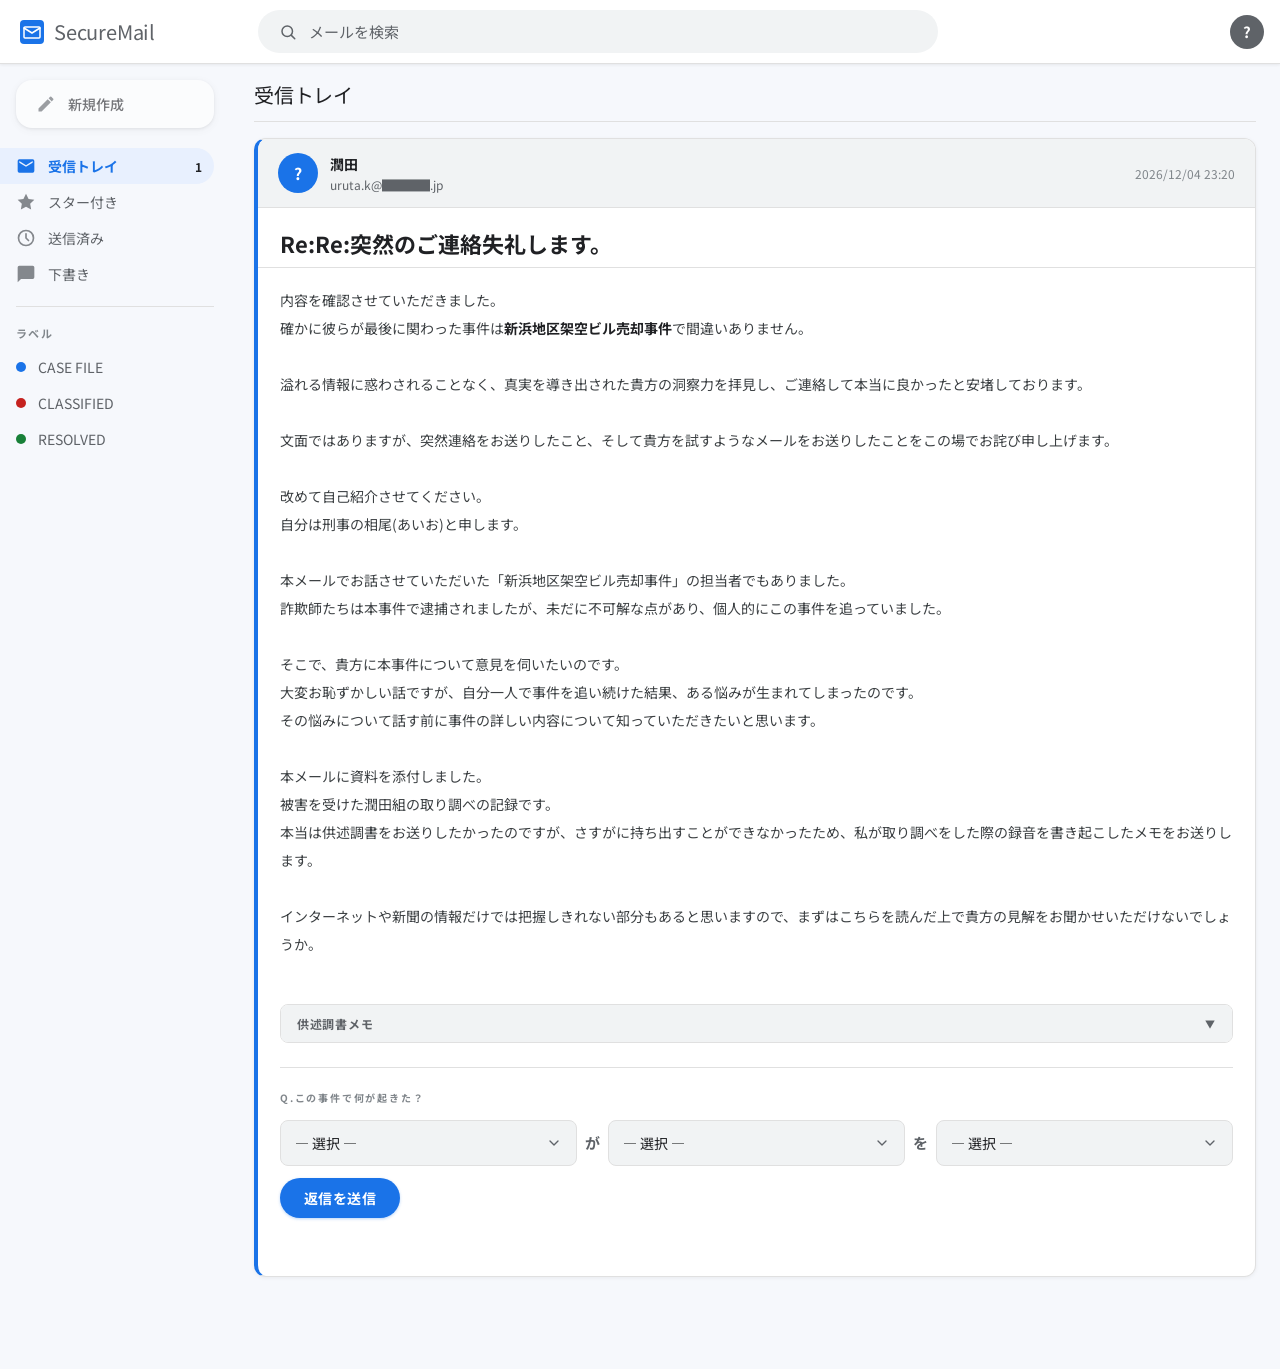
<file: puzzle/puzzle2.html>
<!DOCTYPE html>
<html lang="ja">
<head>
  <meta charset="UTF-8">
  <meta name="viewport" content="width=device-width, initial-scale=1.0">
  <title>メールを受信しました(2)</title>
  <link rel="preconnect" href="https://fonts.googleapis.com">
  <link rel="preconnect" href="https://fonts.gstatic.com" crossorigin>
  <link href="https://fonts.googleapis.com/css2?family=Noto+Sans+JP:wght@300;400;500;700&display=swap" rel="stylesheet">
  <link rel="stylesheet" href="../css/style.css">
</head>
<body data-page="2" data-next="puzzle3.html">

  <header class="topbar">
    <div class="topbar-inner">
      <div class="topbar-logo">
        <svg width="24" height="24" viewBox="0 0 24 24" fill="none">
          <rect width="24" height="24" rx="4" fill="#1a73e8"/>
          <path d="M4 8l8 5 8-5" stroke="white" stroke-width="1.5" stroke-linecap="round"/>
          <rect x="4" y="7" width="16" height="11" rx="1" stroke="white" stroke-width="1.5" fill="none"/>
        </svg>
        <span class="logo-text">SecureMail</span>
      </div>
      <div class="topbar-search">
        <svg class="search-icon" width="18" height="18" viewBox="0 0 24 24" fill="none">
          <circle cx="11" cy="11" r="7" stroke="#5f6368" stroke-width="2"/>
          <path d="M16.5 16.5L21 21" stroke="#5f6368" stroke-width="2" stroke-linecap="round"/>
        </svg>
        <span class="search-placeholder">メールを検索</span>
      </div>
      <div class="topbar-avatar">?</div>
    </div>
  </header>

  <div class="page-body">

    <aside class="sidebar">
      <div class="sidebar-compose">
        <button class="compose-btn" disabled>
          <svg width="20" height="20" viewBox="0 0 24 24" fill="none">
            <path d="M3 17.25V21h3.75L17.81 9.94l-3.75-3.75L3 17.25zM20.71 7.04a1 1 0 000-1.41l-2.34-2.34a1 1 0 00-1.41 0l-1.83 1.83 3.75 3.75 1.83-1.83z" fill="#5f6368"/>
          </svg>
          新規作成
        </button>
      </div>
      <nav class="sidebar-nav">
        <div class="nav-item active">
          <svg class="nav-icon" width="20" height="20" viewBox="0 0 24 24" fill="none">
            <path d="M20 4H4a2 2 0 00-2 2v12a2 2 0 002 2h16a2 2 0 002-2V6a2 2 0 00-2-2zm0 4l-8 5-8-5V6l8 5 8-5v2z" fill="currentColor"/>
          </svg>
          <span>受信トレイ</span>
          <span class="nav-badge" id="unread-count"></span>
        </div>
        <div class="nav-item muted">
          <svg class="nav-icon" width="20" height="20" viewBox="0 0 24 24" fill="none">
            <path d="M12 2l3.09 6.26L22 9.27l-5 4.87 1.18 6.88L12 17.77l-6.18 3.25L7 14.14 2 9.27l6.91-1.01L12 2z" fill="currentColor"/>
          </svg>
          <span>スター付き</span>
        </div>
        <div class="nav-item muted">
          <svg class="nav-icon" width="20" height="20" viewBox="0 0 24 24" fill="none">
            <circle cx="12" cy="12" r="9" stroke="currentColor" stroke-width="2"/>
            <path d="M12 7v5l3 3" stroke="currentColor" stroke-width="2" stroke-linecap="round"/>
          </svg>
          <span>送信済み</span>
        </div>
        <div class="nav-item muted">
          <svg class="nav-icon" width="20" height="20" viewBox="0 0 24 24" fill="none">
            <path d="M20 2H4a2 2 0 00-2 2v18l4-4h14a2 2 0 002-2V4a2 2 0 00-2-2z" fill="currentColor"/>
          </svg>
          <span>下書き</span>
        </div>
      </nav>
      <div class="sidebar-divider"></div>
      <div class="nav-section-label">ラベル</div>
      <nav class="sidebar-nav">
        <div class="nav-item muted">
          <span class="nav-dot" style="background:#1a73e8"></span>
          <span>CASE FILE</span>
        </div>
        <div class="nav-item muted">
          <span class="nav-dot" style="background:#c5221f"></span>
          <span>CLASSIFIED</span>
        </div>
        <div class="nav-item muted">
          <span class="nav-dot" style="background:#188038"></span>
          <span>RESOLVED</span>
        </div>
      </nav>
    </aside>

    <main class="main-pane">
      <div class="inbox-toolbar">
        <span class="inbox-title">受信トレイ</span>
      </div>
      <div id="puzzle-container">

        <article class="mail-card unread" id="puzzle-2">

          <div class="mail-header">
            <div class="sender-area">
              <div class="sender-icon">?</div>
              <div class="sender-meta">
                <div class="sender-name">潤田</div>
                <div class="mail-address">uruta.k@████.jp</div>
              </div>
            </div>
            <div class="mail-date" id="final-date"></div>
          </div>

          <div class="mail-subject">Re:Re:突然のご連絡失礼します。</div>

          <div class="mail-body">
            <p>
              内容を確認させていただきました。<br>
              確かに彼らが最後に関わった事件は<strong>新浜地区架空ビル売却事件</strong>で間違いありません。<br><br>

              溢れる情報に惑わされることなく、真実を導き出された貴方の洞察力を拝見し、ご連絡して本当に良かったと安堵しております。<br><br>

              文面ではありますが、突然連絡をお送りしたこと、そして貴方を試すようなメールをお送りしたことをこの場でお詫び申し上げます。<br><br>

              改めて自己紹介させてください。<br>
              自分は刑事の相尾(あいお)と申します。<br><br>

              本メールでお話させていただいた「新浜地区架空ビル売却事件」の担当者でもありました。<br>
              詐欺師たちは本事件で逮捕されましたが、未だに不可解な点があり、個人的にこの事件を追っていました。<br><br>

              そこで、貴方に本事件について意見を伺いたいのです。<br>

              大変お恥ずかしい話ですが、自分一人で事件を追い続けた結果、ある悩みが生まれてしまったのです。<br>
              その悩みについて話す前に事件の詳しい内容について知っていただきたいと思います。<br><br>

              本メールに資料を添付しました。<br>
              被害を受けた潤田組の取り調べの記録です。<br>
              本当は供述調書をお送りしたかったのですが、さすがに持ち出すことができなかったため、私が取り調べをした際の録音を書き起こしたメモをお送りします。<br><br>

              インターネットや新聞の情報だけでは把握しきれない部分もあると思いますので、まずはこちらを読んだ上で貴方の見解をお聞かせいただけないでしょうか。<br><br>

            </p>

            <div class="accordion" id="acc-2">
              <button class="accordion-toggle" onclick="toggleAccordion('acc-2')">
                <span>供述調書メモ</span>
                <span class="accordion-icon">▼</span>
              </button>
              <div class="accordion-body">
                  1月18日午前10時23分、■■県警察署取調室において、次の通り供述した。<br><br>

                  相尾：これからお話を伺わせていただきます。■■県警捜査二課の相尾です。お名前は三上剛(みかみごう)さんでよろしいでしょうか。<br>
                  三上：あぁ。<br>
                  相尾：では事件について伺いたいと思います。あの日は何が起こったんですか？<br>
                  三上：もともと取引の予定が入ってたから、アニキと一緒にそれに出ようとしてた。<br>
                  相尾：取引、ですか？<br>
                  三上：そ。「新浜の方にとっておきのビルがありますよ！」って言ってきた奴らがいてさ。<br>
                  相尾：その日はその方と一緒にビルに向かっていたと聞いていますが。<br>
                  三上：合ってるよ。アニキにも聞きゃわかる。<br>
                  相尾：そうですか。騙されたと分かったタイミングで通報はなされなかったんですか？<br>
                  三上：俺たちみたいなヤツが通報するわけないだろ。まぁ、もし警察に捕まってなかったら、アイツら今頃魚の餌になってただろうなぁ。<br>
                  相尾：なるほど。ありがとうございます。一旦今日の聞き込みは以上とさせていただきます。<br>
                  三上：あ？もう終わり？<br>
                  相尾：こちらで確認したいことは聞けましたので。また何かあればご連絡させていただきます。<br>
                  三上：そーですか。まぁ呼ばれない限りこねーよ。こんなとこ。<br>
              </div>
            </div>

            <div class="reply-area">
              <div class="reply-label">Q.この事件で何が起きた？</div>

                <div class="combo-sentence">
                  <select class="reply-select" id="input-2a">
                    <option value="">— 選択 —</option>
                    <option value="相尾">相尾</option>
                    <option value="潤田組">潤田組</option>
                    <option value="青木">青木</option>
                  </select>

                  <span class="combo-label">が</span>

                  <select class="reply-select" id="input-2b">
                    <option value="">— 選択 —</option>
                    <option value="警察">警察</option>
                    <option value="住所">住所</option>
                    <option value="金銭">金銭</option>
                  </select>

                  <span class="combo-label">を</span>

                  <select class="reply-select" id="input-2c">
                    <option value="">— 選択 —</option>
                    <option value="壊された">壊された</option>
                    <option value="封じられた">封じられた</option>
                    <option value="盗まれた">盗まれた</option>
                  </select>
                </div>

              <button onclick="checkAnswer(2)">返信を送信</button>
              <div id="msg-2" class="mail-message"></div>
            </div>
          </div>
          </div>

        </article>

      </div>
    </main>

  </div>

  <script src="../js/main.js"></script>
</body>
</html>
</file>
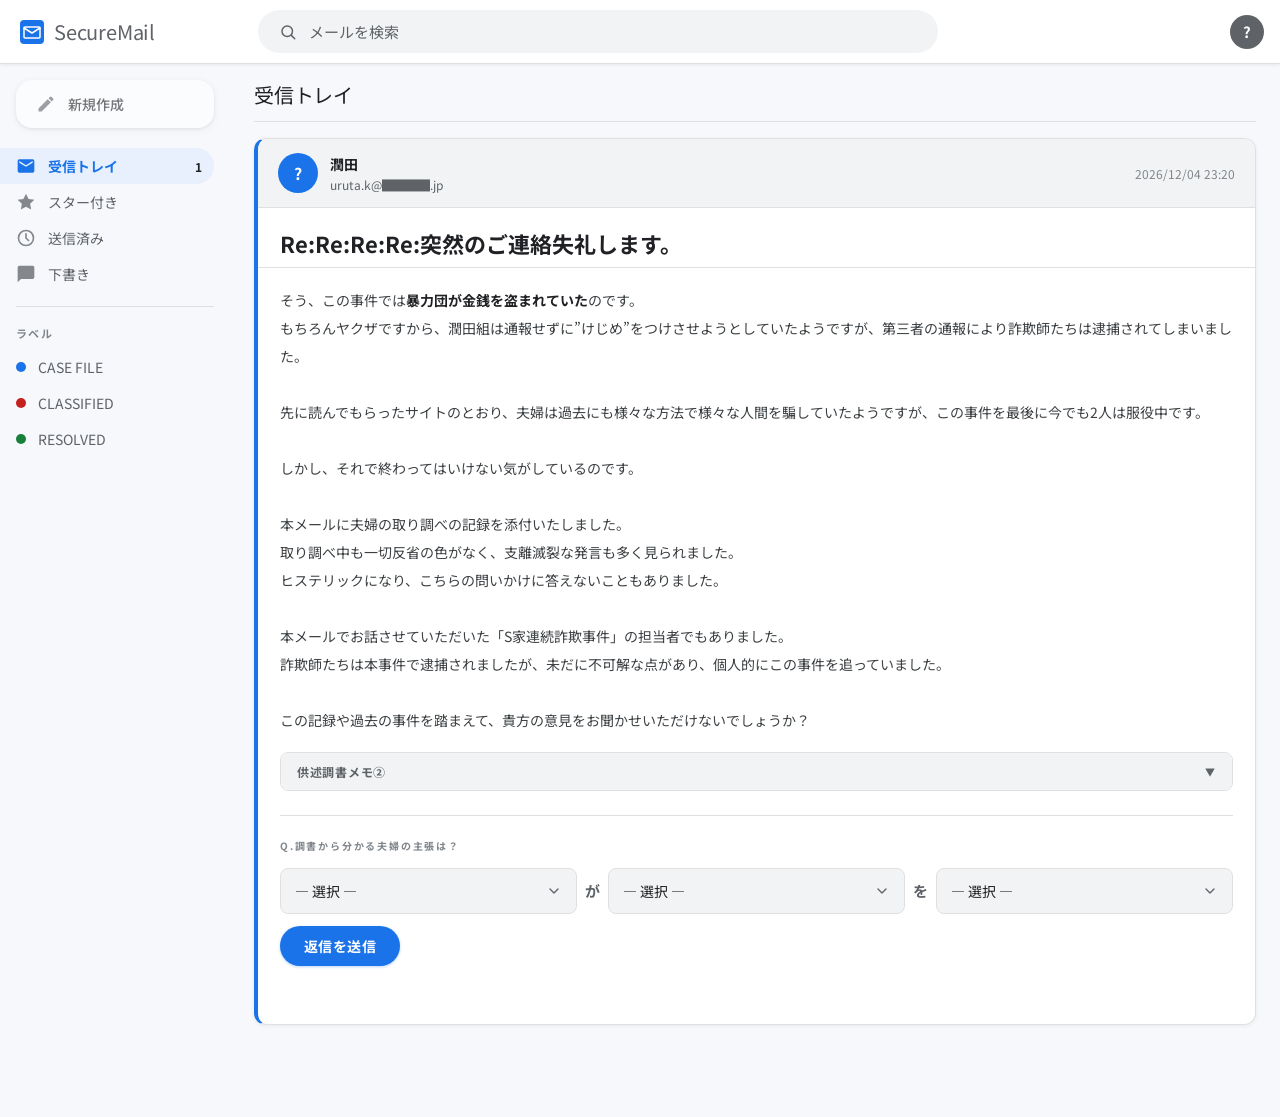
<file: puzzle/puzzle3.html>
<!DOCTYPE html>
<html lang="ja">
<head>
  <meta charset="UTF-8">
  <meta name="viewport" content="width=device-width, initial-scale=1.0">
  <title>メールを受信しました(3)</title>
  <link rel="preconnect" href="https://fonts.googleapis.com">
  <link rel="preconnect" href="https://fonts.gstatic.com" crossorigin>
  <link href="https://fonts.googleapis.com/css2?family=Noto+Sans+JP:wght@300;400;500;700&display=swap" rel="stylesheet">
  <link rel="stylesheet" href="../css/style.css">
</head>
<body data-page="3" data-next="puzzle4.html">

  <header class="topbar">
    <div class="topbar-inner">
      <div class="topbar-logo">
        <svg width="24" height="24" viewBox="0 0 24 24" fill="none">
          <rect width="24" height="24" rx="4" fill="#1a73e8"/>
          <path d="M4 8l8 5 8-5" stroke="white" stroke-width="1.5" stroke-linecap="round"/>
          <rect x="4" y="7" width="16" height="11" rx="1" stroke="white" stroke-width="1.5" fill="none"/>
        </svg>
        <span class="logo-text">SecureMail</span>
      </div>
      <div class="topbar-search">
        <svg class="search-icon" width="18" height="18" viewBox="0 0 24 24" fill="none">
          <circle cx="11" cy="11" r="7" stroke="#5f6368" stroke-width="2"/>
          <path d="M16.5 16.5L21 21" stroke="#5f6368" stroke-width="2" stroke-linecap="round"/>
        </svg>
        <span class="search-placeholder">メールを検索</span>
      </div>
      <div class="topbar-avatar">?</div>
    </div>
  </header>

  <div class="page-body">

    <aside class="sidebar">
      <div class="sidebar-compose">
        <button class="compose-btn" disabled>
          <svg width="20" height="20" viewBox="0 0 24 24" fill="none">
            <path d="M3 17.25V21h3.75L17.81 9.94l-3.75-3.75L3 17.25zM20.71 7.04a1 1 0 000-1.41l-2.34-2.34a1 1 0 00-1.41 0l-1.83 1.83 3.75 3.75 1.83-1.83z" fill="#5f6368"/>
          </svg>
          新規作成
        </button>
      </div>
      <nav class="sidebar-nav">
        <div class="nav-item active">
          <svg class="nav-icon" width="20" height="20" viewBox="0 0 24 24" fill="none">
            <path d="M20 4H4a2 2 0 00-2 2v12a2 2 0 002 2h16a2 2 0 002-2V6a2 2 0 00-2-2zm0 4l-8 5-8-5V6l8 5 8-5v2z" fill="currentColor"/>
          </svg>
          <span>受信トレイ</span>
          <span class="nav-badge" id="unread-count"></span>
        </div>
        <div class="nav-item muted">
          <svg class="nav-icon" width="20" height="20" viewBox="0 0 24 24" fill="none">
            <path d="M12 2l3.09 6.26L22 9.27l-5 4.87 1.18 6.88L12 17.77l-6.18 3.25L7 14.14 2 9.27l6.91-1.01L12 2z" fill="currentColor"/>
          </svg>
          <span>スター付き</span>
        </div>
        <div class="nav-item muted">
          <svg class="nav-icon" width="20" height="20" viewBox="0 0 24 24" fill="none">
            <circle cx="12" cy="12" r="9" stroke="currentColor" stroke-width="2"/>
            <path d="M12 7v5l3 3" stroke="currentColor" stroke-width="2" stroke-linecap="round"/>
          </svg>
          <span>送信済み</span>
        </div>
        <div class="nav-item muted">
          <svg class="nav-icon" width="20" height="20" viewBox="0 0 24 24" fill="none">
            <path d="M20 2H4a2 2 0 00-2 2v18l4-4h14a2 2 0 002-2V4a2 2 0 00-2-2z" fill="currentColor"/>
          </svg>
          <span>下書き</span>
        </div>
      </nav>
      <div class="sidebar-divider"></div>
      <div class="nav-section-label">ラベル</div>
      <nav class="sidebar-nav">
        <div class="nav-item muted">
          <span class="nav-dot" style="background:#1a73e8"></span>
          <span>CASE FILE</span>
        </div>
        <div class="nav-item muted">
          <span class="nav-dot" style="background:#c5221f"></span>
          <span>CLASSIFIED</span>
        </div>
        <div class="nav-item muted">
          <span class="nav-dot" style="background:#188038"></span>
          <span>RESOLVED</span>
        </div>
      </nav>
    </aside>

    <main class="main-pane">
      <div class="inbox-toolbar">
        <span class="inbox-title">受信トレイ</span>
      </div>
      <div id="puzzle-container">

        <article class="mail-card unread" id="puzzle-3">

          <div class="mail-header">
            <div class="sender-area">
              <div class="sender-icon">?</div>
              <div class="sender-meta">
                <div class="sender-name">潤田</div>
                <div class="mail-address">uruta.k@████.jp</div>
              </div>
            </div>
            <div class="mail-date" id="final-date"></div>
          </div>

          <div class="mail-subject">Re:Re:Re:Re:突然のご連絡失礼します。</div>

          <div class="mail-body">
            <p>
              そう、この事件では<strong>暴力団が金銭を盗まれていた</strong>のです。<br>
              もちろんヤクザですから、潤田組は通報せずに”けじめ”をつけさせようとしていたようですが、第三者の通報により詐欺師たちは逮捕されてしまいました。<br><br>

              先に読んでもらったサイトのとおり、夫婦は過去にも様々な方法で様々な人間を騙していたようですが、この事件を最後に今でも2人は服役中です。<br><br>

              しかし、それで終わってはいけない気がしているのです。<br><br>

              本メールに夫婦の取り調べの記録を添付いたしました。<br>
              取り調べ中も一切反省の色がなく、支離滅裂な発言も多く見られました。<br>
              ヒステリックになり、こちらの問いかけに答えないこともありました。<br><br>

              本メールでお話させていただいた「S家連続詐欺事件」の担当者でもありました。<br>
              詐欺師たちは本事件で逮捕されましたが、未だに不可解な点があり、個人的にこの事件を追っていました。<br><br>

              この記録や過去の事件を踏まえて、貴方の意見をお聞かせいただけないでしょうか？<br>
            </p>

            <div class="accordion" id="acc-2">
              <button class="accordion-toggle" onclick="toggleAccordion('acc-2')">
                <span>供述調書メモ②</span>
                <span class="accordion-icon">▼</span>
              </button>
              <div class="accordion-body">
                  1月19日午後13時51分、■■県警察署取調室において、次の通り供述した。<br><br>

                  相尾：これからお話を伺わせていただきます。■■県警捜査二課の相尾です。お名前は■■■■さんで間違いないですね？<br>
                  ■■■■：………(机を爪で叩く音が聞こえる)<br>
                  相尾：貴方がたは夫婦は架空の建造物を潤田組に売り出し、10億円を不正に得ようとした。そのことに相違はありませんね？<br>
                  ■■■■：………<br>
                  相尾：今回が初でなく、過去老若男女問わず何度も行っていたことも判明しています。<br>
                      マルチ商法、霊感商法……ただ、今回明確に『潤田組』というターゲットを決めて実行していた。それには何か理由があるんですか？<br>
                  ■■■■：……なんでだよ<br>
                  相尾：はい？<br>
                  ■■■■：アイツがここにいないのおかしいだろ！！アタシたちは捕まったのになんでいないんだよ！！<br>
                  相尾：落ち着いてください。<br>
                  ■■■■：あ？落ち着いてられるかよ！お前らがちゃんと捜査してないからあのガキが捕まってないんだろ！？税金泥棒が！！早くさっさとここ連れてこい！！<br>
                  相尾：……<br>
                  ■■■■：子供なんて昔から嫌いだったんだよ！！アイツが子供がいた方が都合が良いからって言ったから仕方なく産んだ。女だったらもう少し顔とか胸とかで身体でもっと稼げただろうに産まれたのは愛想もないクソ野郎。気味が悪いんだよアイツ！！挙句の果てにはこっちが育ててやったのに恩を仇で返しやがった！！(突然立ち上がり部屋に備え付けられた監視カメラに向かって)おい！！もしかしてそっちにいんのか？自分被害者ですみたいな顔してさぁ！！お前が通報したんだろ？通りでおかしいと思ったんだよ！！いつも終わった後金魚のフンみたいについてくるお前がいないから！！あのときにチクってたんだろ！アタシたちが何度問い詰めても「何もしてない」って言った癖に！！アイツあのときニヤニヤしてたんだよ！！アタシたちを嵌めて楽しんでたんだよ！！嘘つき！！裏切り者！！クソ！！クソ！！クソ！！<br><br>

                  相尾追記<br>
                  これ以上会話できないと判断し、取り調べは中断。<br>
                  何度か取り調べを実施したが、うわごとのように「アイツが悪い」と呟くのみで事件に関する情報を得ることができなかった。<br>
                  また夫婦の証言をもとに、息子の似顔絵を作成した。<br>
              </div>
            </div>

            <div class="reply-area">
              <div class="reply-label">Q.調書から分かる夫婦の主張は？</div>

              <div class="combo-sentence">
                <select class="reply-select" id="input-3a">
                  <option value="">— 選択 —</option>
                  <option value="夫婦">夫婦</option>
                  <option value="息子">息子</option>
                  <option value="潤田組">潤田組</option>
                  <option value="警察">警察</option>
                </select>

                <span class="combo-label">が</span>

                <select class="reply-select" id="input-3b">
                  <option value="">— 選択 —</option>
                  <option value="夫婦">夫婦</option>
                  <option value="息子">息子</option>
                  <option value="潤田組">潤田組</option>
                  <option value="警察">警察</option>
                </select>

                <span class="combo-label">を</span>

                <select class="reply-select" id="input-3c">
                  <option value="">— 選択 —</option>
                  <option value="殺した">殺した</option>
                  <option value="騙した">騙した</option>
                  <option value="逃がした">逃がした</option>
                  <option value="殴った">殴った</option>
                </select>
              </div>

              <button onclick="checkAnswer(3)">返信を送信</button>
              <div id="msg-3" class="mail-message"></div>
            </div>
          </div>

        </article>

      </div>
    </main>

  </div>

  <script src="../js/main.js"></script>
</body>
</html>
</file>
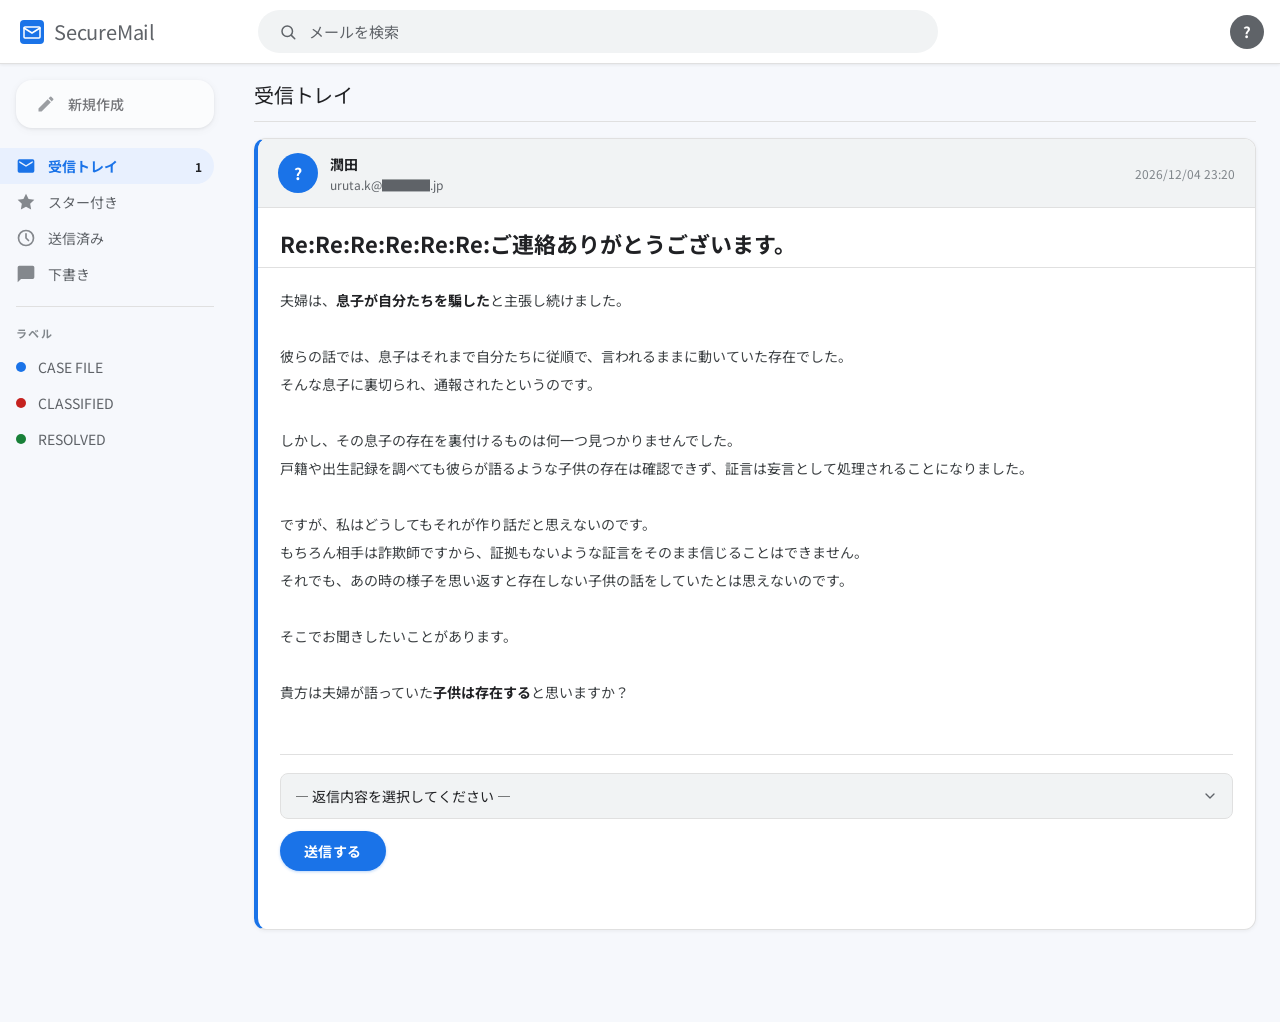
<file: puzzle/puzzle4.html>
<!DOCTYPE html>
<html lang="ja">
<head>
  <meta charset="UTF-8">
  <meta name="viewport" content="width=device-width, initial-scale=1.0">
  <title>メールを受信しました(4)</title>
  <link rel="preconnect" href="https://fonts.googleapis.com">
  <link rel="preconnect" href="https://fonts.gstatic.com" crossorigin>
  <link href="https://fonts.googleapis.com/css2?family=Noto+Sans+JP:wght@300;400;500;700&display=swap" rel="stylesheet">
  <link rel="stylesheet" href="../css/style.css">
</head>
<body data-page="4" data-next-a="puzzle4_yes.html" data-next-b="puzzle4_no.html">

  <header class="topbar">
    <div class="topbar-inner">
      <div class="topbar-logo">
        <svg width="24" height="24" viewBox="0 0 24 24" fill="none">
          <rect width="24" height="24" rx="4" fill="#1a73e8"/>
          <path d="M4 8l8 5 8-5" stroke="white" stroke-width="1.5" stroke-linecap="round"/>
          <rect x="4" y="7" width="16" height="11" rx="1" stroke="white" stroke-width="1.5" fill="none"/>
        </svg>
        <span class="logo-text">SecureMail</span>
      </div>
      <div class="topbar-search">
        <svg class="search-icon" width="18" height="18" viewBox="0 0 24 24" fill="none">
          <circle cx="11" cy="11" r="7" stroke="#5f6368" stroke-width="2"/>
          <path d="M16.5 16.5L21 21" stroke="#5f6368" stroke-width="2" stroke-linecap="round"/>
        </svg>
        <span class="search-placeholder">メールを検索</span>
      </div>
      <div class="topbar-avatar">?</div>
    </div>
  </header>

  <div class="page-body">

    <aside class="sidebar">
      <div class="sidebar-compose">
        <button class="compose-btn" disabled>
          <svg width="20" height="20" viewBox="0 0 24 24" fill="none">
            <path d="M3 17.25V21h3.75L17.81 9.94l-3.75-3.75L3 17.25zM20.71 7.04a1 1 0 000-1.41l-2.34-2.34a1 1 0 00-1.41 0l-1.83 1.83 3.75 3.75 1.83-1.83z" fill="#5f6368"/>
          </svg>
          新規作成
        </button>
      </div>
      <nav class="sidebar-nav">
        <div class="nav-item active">
          <svg class="nav-icon" width="20" height="20" viewBox="0 0 24 24" fill="none">
            <path d="M20 4H4a2 2 0 00-2 2v12a2 2 0 002 2h16a2 2 0 002-2V6a2 2 0 00-2-2zm0 4l-8 5-8-5V6l8 5 8-5v2z" fill="currentColor"/>
          </svg>
          <span>受信トレイ</span>
          <span class="nav-badge" id="unread-count"></span>
        </div>
        <div class="nav-item muted">
          <svg class="nav-icon" width="20" height="20" viewBox="0 0 24 24" fill="none">
            <path d="M12 2l3.09 6.26L22 9.27l-5 4.87 1.18 6.88L12 17.77l-6.18 3.25L7 14.14 2 9.27l6.91-1.01L12 2z" fill="currentColor"/>
          </svg>
          <span>スター付き</span>
        </div>
        <div class="nav-item muted">
          <svg class="nav-icon" width="20" height="20" viewBox="0 0 24 24" fill="none">
            <circle cx="12" cy="12" r="9" stroke="currentColor" stroke-width="2"/>
            <path d="M12 7v5l3 3" stroke="currentColor" stroke-width="2" stroke-linecap="round"/>
          </svg>
          <span>送信済み</span>
        </div>
        <div class="nav-item muted">
          <svg class="nav-icon" width="20" height="20" viewBox="0 0 24 24" fill="none">
            <path d="M20 2H4a2 2 0 00-2 2v18l4-4h14a2 2 0 002-2V4a2 2 0 00-2-2z" fill="currentColor"/>
          </svg>
          <span>下書き</span>
        </div>
      </nav>
      <div class="sidebar-divider"></div>
      <div class="nav-section-label">ラベル</div>
      <nav class="sidebar-nav">
        <div class="nav-item muted">
          <span class="nav-dot" style="background:#1a73e8"></span>
          <span>CASE FILE</span>
        </div>
        <div class="nav-item muted">
          <span class="nav-dot" style="background:#c5221f"></span>
          <span>CLASSIFIED</span>
        </div>
        <div class="nav-item muted">
          <span class="nav-dot" style="background:#188038"></span>
          <span>RESOLVED</span>
        </div>
      </nav>
    </aside>

    <main class="main-pane">
      <div class="inbox-toolbar">
        <span class="inbox-title">受信トレイ</span>
      </div>
      <div id="puzzle-container">

        <article class="mail-card unread" id="puzzle-4">

          <div class="mail-header">
            <div class="sender-area">
              <div class="sender-icon">?</div>
              <div class="sender-meta">
                <div class="sender-name">潤田</div>
                <div class="mail-address">uruta.k@████.jp</div>
              </div>
            </div>
            <div class="mail-date" id="final-date"></div>
          </div>

          <div class="mail-subject">Re:Re:Re:Re:Re:Re:ご連絡ありがとうございます。</div>

          <div class="mail-body">
            <p>夫婦は、<strong>息子が自分たちを騙した</strong>と主張し続けました。<br><br>

              彼らの話では、息子はそれまで自分たちに従順で、言われるままに動いていた存在でした。<br>
              そんな息子に裏切られ、通報されたというのです。<br><br>

              しかし、その息子の存在を裏付けるものは何一つ見つかりませんでした。<br>
              戸籍や出生記録を調べても彼らが語るような子供の存在は確認できず、証言は妄言として処理されることになりました。<br><br>

              ですが、私はどうしてもそれが作り話だと思えないのです。<br>
              もちろん相手は詐欺師ですから、証拠もないような証言をそのまま信じることはできません。<br>
              それでも、あの時の様子を思い返すと存在しない子供の話をしていたとは思えないのです。<br><br>

              そこでお聞きしたいことがあります。<br><br>

              貴方は夫婦が語っていた<strong>子供は存在する</strong>と思いますか？<br><br>


            </p>

            <div class="answer-area">
              <select class="answer-select" id="final-select">
                <option value="">— 返信内容を選択してください —</option>
                <option value="a">存在する</option>
                <option value="b">存在しない</option>
              </select>
              <button onclick="submitFinalDecision()">送信する</button>
              <div id="msg-final" class="mail-message"></div>
            </div>
          </div>

        </article>

      </div>
    </main>

  </div>

  <script src="../js/main.js"></script>
</body>
</html>
</file>
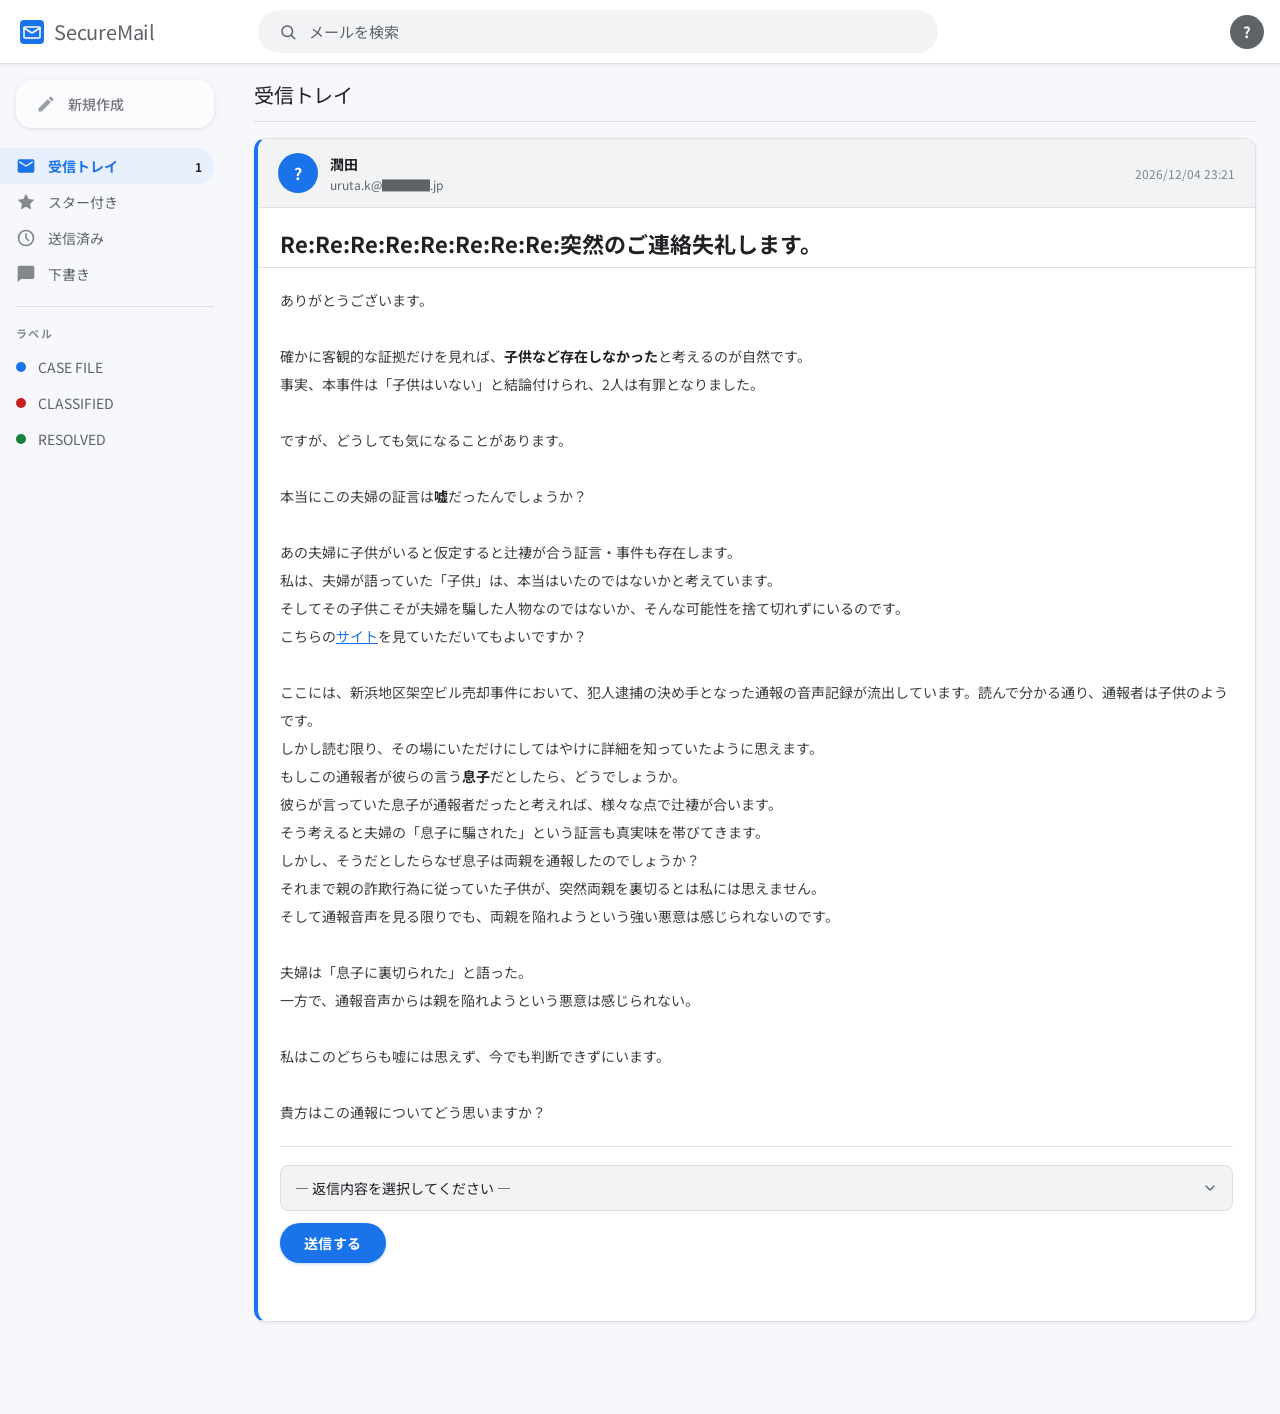
<file: puzzle/puzzle4_no.html>
<!DOCTYPE html>
<html lang="ja">
<head>
  <meta charset="UTF-8">
  <meta name="viewport" content="width=device-width, initial-scale=1.0">
  <title>メールを受信しました(5)</title>
  <link rel="preconnect" href="https://fonts.googleapis.com">
  <link rel="preconnect" href="https://fonts.gstatic.com" crossorigin>
  <link href="https://fonts.googleapis.com/css2?family=Noto+Sans+JP:wght@300;400;500;700&display=swap" rel="stylesheet">
  <link rel="stylesheet" href="../css/style.css">
</head>
<body data-page="4-no" data-next-a="enda.html" data-next-b="endb.html">

  <header class="topbar">
    <div class="topbar-inner">
      <div class="topbar-logo">
        <svg width="24" height="24" viewBox="0 0 24 24" fill="none">
          <rect width="24" height="24" rx="4" fill="#1a73e8"/>
          <path d="M4 8l8 5 8-5" stroke="white" stroke-width="1.5" stroke-linecap="round"/>
          <rect x="4" y="7" width="16" height="11" rx="1" stroke="white" stroke-width="1.5" fill="none"/>
        </svg>
        <span class="logo-text">SecureMail</span>
      </div>
      <div class="topbar-search">
        <svg class="search-icon" width="18" height="18" viewBox="0 0 24 24" fill="none">
          <circle cx="11" cy="11" r="7" stroke="#5f6368" stroke-width="2"/>
          <path d="M16.5 16.5L21 21" stroke="#5f6368" stroke-width="2" stroke-linecap="round"/>
        </svg>
        <span class="search-placeholder">メールを検索</span>
      </div>
      <div class="topbar-avatar">?</div>
    </div>
  </header>

  <div class="page-body">

    <aside class="sidebar">
      <div class="sidebar-compose">
        <button class="compose-btn" disabled>
          <svg width="20" height="20" viewBox="0 0 24 24" fill="none">
            <path d="M3 17.25V21h3.75L17.81 9.94l-3.75-3.75L3 17.25zM20.71 7.04a1 1 0 000-1.41l-2.34-2.34a1 1 0 00-1.41 0l-1.83 1.83 3.75 3.75 1.83-1.83z" fill="#5f6368"/>
          </svg>
          新規作成
        </button>
      </div>
      <nav class="sidebar-nav">
        <div class="nav-item active">
          <svg class="nav-icon" width="20" height="20" viewBox="0 0 24 24" fill="none">
            <path d="M20 4H4a2 2 0 00-2 2v12a2 2 0 002 2h16a2 2 0 002-2V6a2 2 0 00-2-2zm0 4l-8 5-8-5V6l8 5 8-5v2z" fill="currentColor"/>
          </svg>
          <span>受信トレイ</span>
          <span class="nav-badge" id="unread-count"></span>
        </div>
        <div class="nav-item muted">
          <svg class="nav-icon" width="20" height="20" viewBox="0 0 24 24" fill="none">
            <path d="M12 2l3.09 6.26L22 9.27l-5 4.87 1.18 6.88L12 17.77l-6.18 3.25L7 14.14 2 9.27l6.91-1.01L12 2z" fill="currentColor"/>
          </svg>
          <span>スター付き</span>
        </div>
        <div class="nav-item muted">
          <svg class="nav-icon" width="20" height="20" viewBox="0 0 24 24" fill="none">
            <circle cx="12" cy="12" r="9" stroke="currentColor" stroke-width="2"/>
            <path d="M12 7v5l3 3" stroke="currentColor" stroke-width="2" stroke-linecap="round"/>
          </svg>
          <span>送信済み</span>
        </div>
        <div class="nav-item muted">
          <svg class="nav-icon" width="20" height="20" viewBox="0 0 24 24" fill="none">
            <path d="M20 2H4a2 2 0 00-2 2v18l4-4h14a2 2 0 002-2V4a2 2 0 00-2-2z" fill="currentColor"/>
          </svg>
          <span>下書き</span>
        </div>
      </nav>
      <div class="sidebar-divider"></div>
      <div class="nav-section-label">ラベル</div>
      <nav class="sidebar-nav">
        <div class="nav-item muted">
          <span class="nav-dot" style="background:#1a73e8"></span>
          <span>CASE FILE</span>
        </div>
        <div class="nav-item muted">
          <span class="nav-dot" style="background:#c5221f"></span>
          <span>CLASSIFIED</span>
        </div>
        <div class="nav-item muted">
          <span class="nav-dot" style="background:#188038"></span>
          <span>RESOLVED</span>
        </div>
      </nav>
    </aside>

    <main class="main-pane">
      <div class="inbox-toolbar">
        <span class="inbox-title">受信トレイ</span>
      </div>
      <div id="puzzle-container">

        <article class="mail-card unread" id="puzzle-4-yes">

          <div class="mail-header">
            <div class="sender-area">
              <div class="sender-icon">?</div>
              <div class="sender-meta">
                <div class="sender-name">潤田</div>
                <div class="mail-address">uruta.k@████.jp</div>
              </div>
            </div>
            <div class="mail-date" id="final-date"></div>
          </div>

          <div class="mail-subject">Re:Re:Re:Re:Re:Re:Re:Re:突然のご連絡失礼します。</div>

          <div class="mail-body">
            <p>ありがとうございます。<br><br>

              確かに客観的な証拠だけを見れば、<strong>子供など存在しなかった</strong>と考えるのが自然です。 <br>
              事実、本事件は「子供はいない」と結論付けられ、2人は有罪となりました。<br><br>

              ですが、どうしても気になることがあります。<br><br>

              本当にこの夫婦の証言は<strong>嘘</strong>だったんでしょうか？<br><br>

              あの夫婦に子供がいると仮定すると辻褄が合う証言・事件も存在します。<br>
              私は、夫婦が語っていた「子供」は、本当はいたのではないかと考えています。<br>

              そしてその子供こそが夫婦を騙した人物なのではないか、そんな可能性を捨て切れずにいるのです。<br>

              こちらの<a href="[Sちゃんねる子供の話してる当たりのリンク]">サイト</a>を見ていただいてもよいですか？<br><br>

              ここには、新浜地区架空ビル売却事件において、犯人逮捕の決め手となった通報の音声記録が流出しています。読んで分かる通り、通報者は子供のようです。<br>
              しかし読む限り、その場にいただけにしてはやけに詳細を知っていたように思えます。<br>

              もしこの通報者が彼らの言う<strong>息子</strong>だとしたら、どうでしょうか。<br>
              彼らが言っていた息子が通報者だったと考えれば、様々な点で辻褄が合います。<br>
              そう考えると夫婦の「息子に騙された」という証言も真実味を帯びてきます。<br>

              しかし、そうだとしたらなぜ息子は両親を通報したのでしょうか？<br>
              それまで親の詐欺行為に従っていた子供が、突然両親を裏切るとは私には思えません。<br>
              そして通報音声を見る限りでも、両親を陥れようという強い悪意は感じられないのです。<br><br>

              夫婦は「息子に裏切られた」と語った。<br>
              一方で、通報音声からは親を陥れようという悪意は感じられない。<br><br>

              私はこのどちらも嘘には思えず、今でも判断できずにいます。<br><br>

              貴方はこの通報についてどう思いますか？<br>
            </p>

          <div class="answer-area">
              <select class="answer-select" id="final-select">
                <option value="">— 返信内容を選択してください —</option>
                <option value="a">悪意をもって両親を通報した。</option>
                <option value="b">両親を通報したのは悪意だけではない。</option>
              </select>
              <button onclick="submitFinalDecision()">送信する</button>
              <div id="msg-final" class="mail-message"></div>
          </div>
        </div>

        </article>

      </div>
    </main>

  </div>

  <script src="../js/main.js"></script>
</body>
</html>
</file>
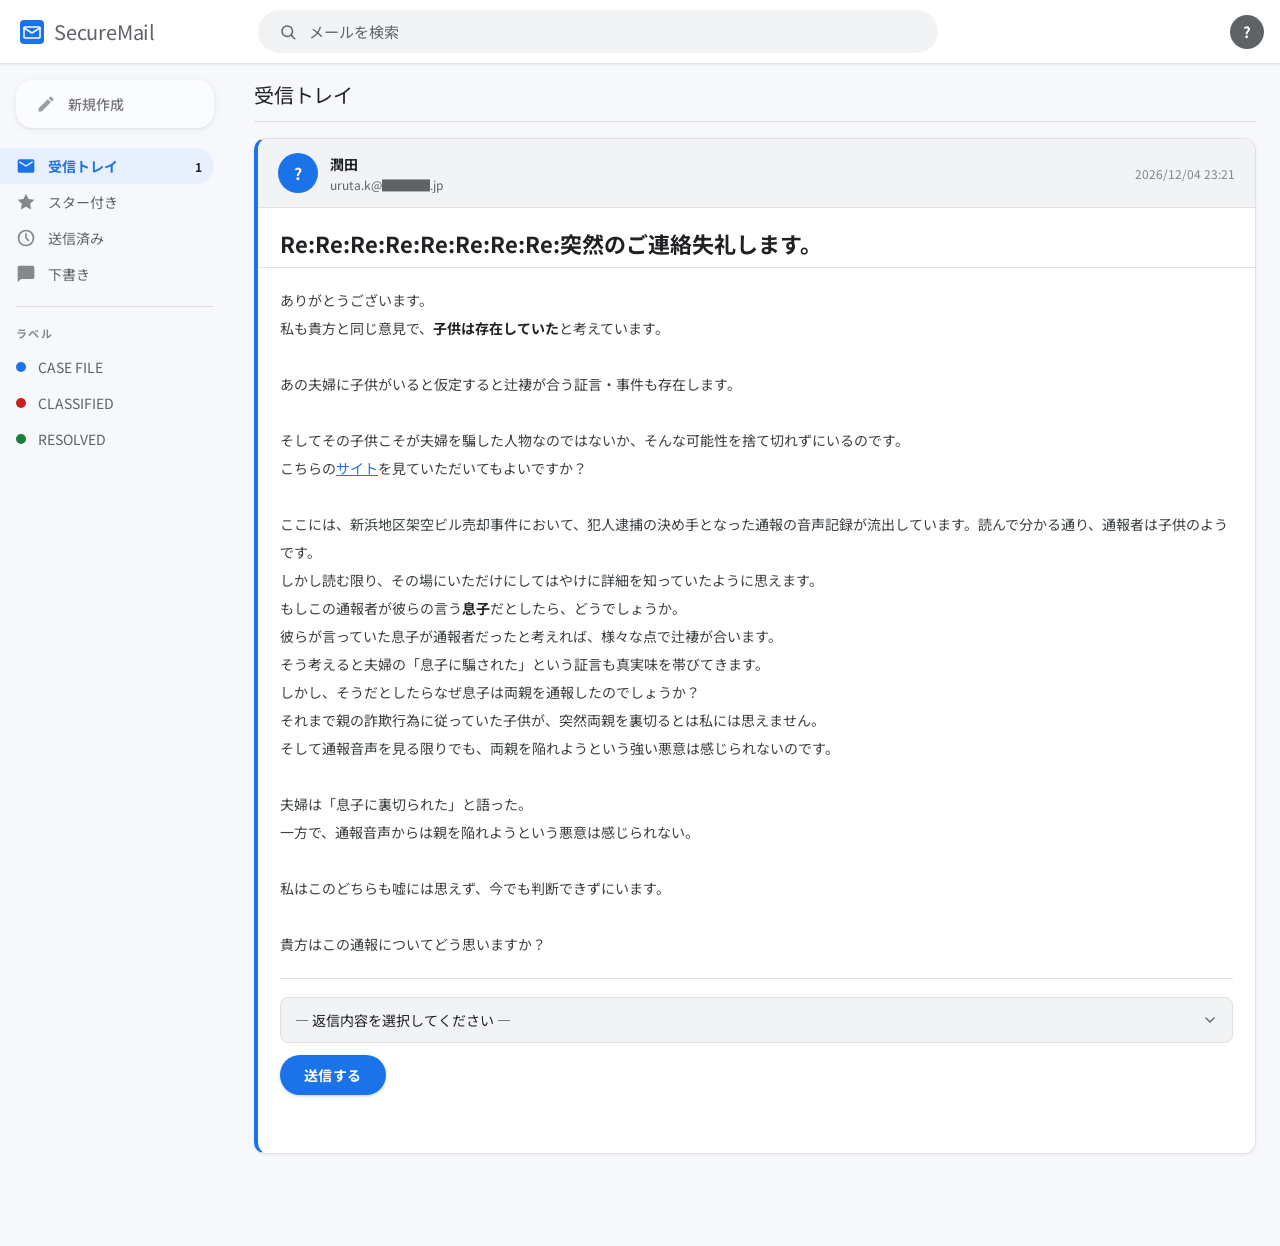
<file: puzzle/puzzle4_yes.html>
<!DOCTYPE html>
<html lang="ja">
<head>
  <meta charset="UTF-8">
  <meta name="viewport" content="width=device-width, initial-scale=1.0">
  <title>メールを受信しました(5)</title>
  <link rel="preconnect" href="https://fonts.googleapis.com">
  <link rel="preconnect" href="https://fonts.gstatic.com" crossorigin>
  <link href="https://fonts.googleapis.com/css2?family=Noto+Sans+JP:wght@300;400;500;700&display=swap" rel="stylesheet">
  <link rel="stylesheet" href="../css/style.css">
</head>
<body data-page="4-yes" data-next-a="enda.html" data-next-b="endb.html">

  <header class="topbar">
    <div class="topbar-inner">
      <div class="topbar-logo">
        <svg width="24" height="24" viewBox="0 0 24 24" fill="none">
          <rect width="24" height="24" rx="4" fill="#1a73e8"/>
          <path d="M4 8l8 5 8-5" stroke="white" stroke-width="1.5" stroke-linecap="round"/>
          <rect x="4" y="7" width="16" height="11" rx="1" stroke="white" stroke-width="1.5" fill="none"/>
        </svg>
        <span class="logo-text">SecureMail</span>
      </div>
      <div class="topbar-search">
        <svg class="search-icon" width="18" height="18" viewBox="0 0 24 24" fill="none">
          <circle cx="11" cy="11" r="7" stroke="#5f6368" stroke-width="2"/>
          <path d="M16.5 16.5L21 21" stroke="#5f6368" stroke-width="2" stroke-linecap="round"/>
        </svg>
        <span class="search-placeholder">メールを検索</span>
      </div>
      <div class="topbar-avatar">?</div>
    </div>
  </header>

  <div class="page-body">

    <aside class="sidebar">
      <div class="sidebar-compose">
        <button class="compose-btn" disabled>
          <svg width="20" height="20" viewBox="0 0 24 24" fill="none">
            <path d="M3 17.25V21h3.75L17.81 9.94l-3.75-3.75L3 17.25zM20.71 7.04a1 1 0 000-1.41l-2.34-2.34a1 1 0 00-1.41 0l-1.83 1.83 3.75 3.75 1.83-1.83z" fill="#5f6368"/>
          </svg>
          新規作成
        </button>
      </div>
      <nav class="sidebar-nav">
        <div class="nav-item active">
          <svg class="nav-icon" width="20" height="20" viewBox="0 0 24 24" fill="none">
            <path d="M20 4H4a2 2 0 00-2 2v12a2 2 0 002 2h16a2 2 0 002-2V6a2 2 0 00-2-2zm0 4l-8 5-8-5V6l8 5 8-5v2z" fill="currentColor"/>
          </svg>
          <span>受信トレイ</span>
          <span class="nav-badge" id="unread-count"></span>
        </div>
        <div class="nav-item muted">
          <svg class="nav-icon" width="20" height="20" viewBox="0 0 24 24" fill="none">
            <path d="M12 2l3.09 6.26L22 9.27l-5 4.87 1.18 6.88L12 17.77l-6.18 3.25L7 14.14 2 9.27l6.91-1.01L12 2z" fill="currentColor"/>
          </svg>
          <span>スター付き</span>
        </div>
        <div class="nav-item muted">
          <svg class="nav-icon" width="20" height="20" viewBox="0 0 24 24" fill="none">
            <circle cx="12" cy="12" r="9" stroke="currentColor" stroke-width="2"/>
            <path d="M12 7v5l3 3" stroke="currentColor" stroke-width="2" stroke-linecap="round"/>
          </svg>
          <span>送信済み</span>
        </div>
        <div class="nav-item muted">
          <svg class="nav-icon" width="20" height="20" viewBox="0 0 24 24" fill="none">
            <path d="M20 2H4a2 2 0 00-2 2v18l4-4h14a2 2 0 002-2V4a2 2 0 00-2-2z" fill="currentColor"/>
          </svg>
          <span>下書き</span>
        </div>
      </nav>
      <div class="sidebar-divider"></div>
      <div class="nav-section-label">ラベル</div>
      <nav class="sidebar-nav">
        <div class="nav-item muted">
          <span class="nav-dot" style="background:#1a73e8"></span>
          <span>CASE FILE</span>
        </div>
        <div class="nav-item muted">
          <span class="nav-dot" style="background:#c5221f"></span>
          <span>CLASSIFIED</span>
        </div>
        <div class="nav-item muted">
          <span class="nav-dot" style="background:#188038"></span>
          <span>RESOLVED</span>
        </div>
      </nav>
    </aside>

    <main class="main-pane">
      <div class="inbox-toolbar">
        <span class="inbox-title">受信トレイ</span>
      </div>
      <div id="puzzle-container">

        <article class="mail-card unread" id="puzzle-4-yes">

          <div class="mail-header">
            <div class="sender-area">
              <div class="sender-icon">?</div>
              <div class="sender-meta">
                <div class="sender-name">潤田</div>
                <div class="mail-address">uruta.k@████.jp</div>
              </div>
            </div>
            <div class="mail-date" id="final-date"></div>
          </div>

          <div class="mail-subject">Re:Re:Re:Re:Re:Re:Re:Re:突然のご連絡失礼します。</div>

          <div class="mail-body">
            <p>ありがとうございます。<br>
              私も貴方と同じ意見で、<strong>子供は存在していた</strong>と考えています。<br><br>
              あの夫婦に子供がいると仮定すると辻褄が合う証言・事件も存在します。<br><br>

              そしてその子供こそが夫婦を騙した人物なのではないか、そんな可能性を捨て切れずにいるのです。<br>
              こちらの<a href="[Sちゃんねる子供の話してる当たりのリンク]">サイト</a>を見ていただいてもよいですか？<br><br>

              ここには、新浜地区架空ビル売却事件において、犯人逮捕の決め手となった通報の音声記録が流出しています。読んで分かる通り、通報者は子供のようです。<br>
              しかし読む限り、その場にいただけにしてはやけに詳細を知っていたように思えます。<br>

              もしこの通報者が彼らの言う<strong>息子</strong>だとしたら、どうでしょうか。<br>
              彼らが言っていた息子が通報者だったと考えれば、様々な点で辻褄が合います。<br>
              そう考えると夫婦の「息子に騙された」という証言も真実味を帯びてきます。<br>

              しかし、そうだとしたらなぜ息子は両親を通報したのでしょうか？<br>
              それまで親の詐欺行為に従っていた子供が、突然両親を裏切るとは私には思えません。<br>
              そして通報音声を見る限りでも、両親を陥れようという強い悪意は感じられないのです。<br><br>

              夫婦は「息子に裏切られた」と語った。<br>
              一方で、通報音声からは親を陥れようという悪意は感じられない。<br><br>

              私はこのどちらも嘘には思えず、今でも判断できずにいます。<br><br>

              貴方はこの通報についてどう思いますか？<br>
            </p>

            <div class="answer-area">
              <select class="answer-select" id="final-select">
                <option value="">— 返信内容を選択してください —</option>
                <option value="a">悪意をもって両親を通報した。</option>
                <option value="b">両親を通報したのは悪意だけではない。</option>
              </select>
              <button onclick="submitFinalDecision()">送信する</button>
              <div id="msg-final" class="mail-message"></div>
            </div>
          </div>

        </article>

      </div>
    </main>

  </div>

  <script src="../js/main.js"></script>
</body>
</html>
</file>
<file: css/style.css>
/* =========================================
   Gmail風 style.css — ライトモード縦スクロール
========================================= */

:root {
  --topbar-h:  64px;
  --sidebar-w: 230px;

  --bg:       #f6f8fc;
  --panel:    #ffffff;
  --panel2:   #f1f3f4;
  --line:     #e0e0e0;

  --text:     #202124;
  --sub:      #5f6368;
  --sub2:     #80868b;

  --accent:      #1a73e8;
  --accent-light: #e8f0fe;
  --success:     #188038;
  --success-light:#e6f4ea;
  --error:       #c5221f;
  --error-light: #fce8e6;
}

* { box-sizing: border-box; margin: 0; padding: 0; }

body {
  font-family: "Noto Sans JP", sans-serif;
  background: var(--bg);
  color: var(--text);
  font-size: 14px;
  min-height: 100vh;
}

/* =========================================
   トップバー
========================================= */

.topbar {
  position: fixed;
  top: 0; left: 0; right: 0;
  height: var(--topbar-h);
  background: var(--panel);
  border-bottom: 1px solid var(--line);
  z-index: 200;
  box-shadow: 0 1px 3px rgba(0,0,0,0.07);
}

.topbar-inner {
  display: flex;
  align-items: center;
  height: 100%;
  padding: 0 16px;
  gap: 12px;
}

.topbar-logo {
  display: flex;
  align-items: center;
  gap: 10px;
  width: var(--sidebar-w);
  flex-shrink: 0;
  padding-left: 4px;
}

.logo-text {
  font-size: 20px;
  font-weight: 400;
  color: var(--sub);
  letter-spacing: -0.2px;
}

.topbar-search {
  flex: 1;
  max-width: 680px;
  display: flex;
  align-items: center;
  gap: 12px;
  background: var(--panel2);
  border-radius: 24px;
  padding: 10px 20px;
  cursor: default;
  transition: background 0.15s, box-shadow 0.15s;
  border: 1px solid transparent;
}

.topbar-search:hover {
  background: #eaf1fb;
  border-color: #c5d9f7;
  box-shadow: 0 2px 6px rgba(26,115,232,0.12);
}

.search-placeholder { color: var(--sub); font-size: 15px; }

.topbar-avatar {
  margin-left: auto;
  width: 34px; height: 34px;
  border-radius: 50%;
  background: #5f6368;
  color: #fff;
  display: flex; align-items: center; justify-content: center;
  font-weight: 700; font-size: 15px;
  cursor: pointer;
  flex-shrink: 0;
}

/* =========================================
   ページ本体
========================================= */

.page-body {
  display: flex;
  padding-top: var(--topbar-h);
  min-height: 100vh;
}

/* =========================================
   サイドバー
========================================= */

.sidebar {
  width: var(--sidebar-w);
  flex-shrink: 0;
  position: fixed;
  top: var(--topbar-h);
  left: 0; bottom: 0;
  overflow-y: auto;
  padding: 8px 0 24px;
  background: var(--bg);
}

.sidebar-compose {
  padding: 8px 16px 16px;
}

.compose-btn {
  display: flex;
  align-items: center;
  gap: 12px;
  background: var(--panel);
  border: none;
  border-radius: 16px;
  padding: 14px 20px;
  font-size: 14px;
  font-family: inherit;
  font-weight: 500;
  color: var(--text);
  cursor: pointer;
  width: 100%;
  box-shadow: 0 1px 3px rgba(0,0,0,0.12), 0 2px 8px rgba(0,0,0,0.06);
  transition: box-shadow 0.2s;
}

.compose-btn:hover:not(:disabled) {
  box-shadow: 0 2px 8px rgba(0,0,0,0.18);
}

.compose-btn:disabled {
  opacity: 0.6;
  cursor: default;
}

.sidebar-nav { padding: 4px 0; }

.nav-item {
  display: flex;
  align-items: center;
  gap: 12px;
  padding: 6px 12px 6px 16px;
  border-radius: 0 20px 20px 0;
  cursor: default;
  font-size: 14px;
  font-weight: 500;
  color: var(--text);
  margin-right: 16px;
  transition: background 0.15s;
  min-height: 36px;
}

.nav-item.active {
  background: var(--accent-light);
  color: var(--accent);
  font-weight: 700;
}

.nav-item.muted {
  color: var(--sub);
  font-weight: 400;
}

.nav-item.muted:hover { background: #ebebeb; }

.nav-icon { flex-shrink: 0; opacity: 0.75; }
.nav-item.active .nav-icon { opacity: 1; }

.nav-badge {
  margin-left: auto;
  font-size: 12px;
  font-weight: 700;
  color: var(--text);
  min-width: 20px;
  text-align: right;
}

.nav-dot {
  width: 10px; height: 10px;
  border-radius: 50%;
  flex-shrink: 0;
}

.sidebar-divider {
  height: 1px;
  background: var(--line);
  margin: 10px 16px;
}

.nav-section-label {
  font-size: 11px;
  font-weight: 700;
  letter-spacing: 0.12em;
  color: var(--sub2);
  padding: 8px 16px 4px;
  text-transform: uppercase;
}

/* =========================================
   メインペイン
========================================= */

.main-pane {
  margin-left: var(--sidebar-w);
  flex: 1;
  min-width: 0;
  padding: 16px 24px 80px;
}

.inbox-toolbar {
  display: flex;
  align-items: center;
  margin-bottom: 16px;
  padding-bottom: 12px;
  border-bottom: 1px solid var(--line);
}

.inbox-title {
  font-size: 20px;
  font-weight: 400;
  color: var(--text);
  letter-spacing: -0.2px;
}

/* =========================================
   メールカード
========================================= */

.mail-card {
  background: var(--panel);
  border: 1px solid var(--line);
  border-radius: 12px;
  overflow: hidden;
  margin-bottom: 12px;
  box-shadow: 0 1px 4px rgba(0,0,0,0.06);
  animation: mailAppear 0.4s ease;
  transition: box-shadow 0.2s, border-color 0.3s;
}

.mail-card:hover {
  box-shadow: 0 2px 10px rgba(0,0,0,0.10);
}

.mail-card.unread {
  border-left: 4px solid var(--accent);
  background: #fff;
}

.mail-card.solved {
  border-left: 4px solid var(--success);
}

/* =========================================
   メールヘッダ
========================================= */

.mail-header {
  display: flex;
  justify-content: space-between;
  align-items: center;
  gap: 16px;
  padding: 14px 20px;
  background: var(--panel2);
  border-bottom: 1px solid var(--line);
}

.sender-area {
  display: flex;
  align-items: center;
  gap: 12px;
}

.sender-icon {
  width: 40px; height: 40px;
  border-radius: 50%;
  background: var(--accent);
  display: flex; align-items: center; justify-content: center;
  color: #fff;
  font-weight: 700;
  font-size: 16px;
  flex-shrink: 0;
}

.sender-name {
  font-size: 14px;
  font-weight: 700;
  color: var(--text);
  letter-spacing: 0.03em;
}

.mail-address {
  font-size: 12px;
  color: var(--sub);
  margin-top: 2px;
}

.mail-date {
  font-size: 12px;
  color: var(--sub2);
  white-space: nowrap;
}

/* =========================================
   件名
========================================= */

.mail-subject {
  padding: 20px 22px 8px;
  font-size: 22px;
  font-weight: 700;
  line-height: 1.4;
  color: var(--text);
  border-bottom: 1px solid var(--line);
}

/* =========================================
   本文
========================================= */

.mail-body {
  padding: 18px 22px 24px;
  line-height: 2.0;
  font-size: 14px;
  color: #3c4043;
}

.mail-body strong { color: var(--text); }
.mail-body a { color: var(--accent); }
.mail-body p { margin: 0; }

/* =========================================
   返信欄
========================================= */

.reply-area {
  margin-top: 24px;
  padding-top: 20px;
  border-top: 1px solid var(--line);
  display: flex;
  flex-direction: column;
  gap: 12px;
}

.reply-label {
  font-size: 10px;
  letter-spacing: 0.18em;
  color: var(--sub2);
  font-weight: 700;
  text-transform: uppercase;
}

.reply-area input {
  width: 100%;
  background: var(--panel2);
  border: 1px solid var(--line);
  border-radius: 8px;
  padding: 12px 14px;
  color: var(--text);
  font-size: 14px;
  font-family: inherit;
  outline: none;
  transition: border-color 0.2s, box-shadow 0.2s, background 0.2s;
}

.reply-area input:focus {
  border-color: var(--accent);
  background: var(--panel);
  box-shadow: 0 0 0 3px rgba(26,115,232,0.12);
}

/* =========================================
   カスタム select
========================================= */

.reply-select,
.answer-select {
  width: 100%;
  appearance: none;
  -webkit-appearance: none;
  background-color: var(--panel2);
  background-image: url("data:image/svg+xml,%3Csvg xmlns='http://www.w3.org/2000/svg' width='16' height='16' viewBox='0 0 24 24' fill='none' stroke='%235f6368' stroke-width='2' stroke-linecap='round' stroke-linejoin='round'%3E%3Cpolyline points='6 9 12 15 18 9'/%3E%3C/svg%3E");
  background-repeat: no-repeat;
  background-position: right 14px center;
  border: 1px solid var(--line);
  border-radius: 8px;
  padding: 12px 40px 12px 14px;
  color: var(--text);
  font-size: 14px;
  font-family: inherit;
  outline: none;
  cursor: pointer;
  transition: border-color 0.2s, box-shadow 0.2s, background 0.2s;
}

.reply-select:focus,
.answer-select:focus {
  border-color: var(--accent);
  background-color: var(--panel);
  box-shadow: 0 0 0 3px rgba(26,115,232,0.12);
}

.reply-select:disabled,
.answer-select:disabled {
  opacity: 0.55;
  cursor: not-allowed;
}

/* =========================================
   コンボ文章（puzzle3）
========================================= */

.combo-sentence {
  display: flex;
  align-items: center;
  flex-wrap: wrap;
  gap: 8px;
}

.combo-sentence .reply-select {
  width: auto;
  flex: 1 1 110px;
}

.combo-label {
  font-size: 15px;
  font-weight: 700;
  color: var(--sub);
  white-space: nowrap;
}

/* =========================================
   ボタン
========================================= */

.reply-area button,
.answer-area button {
  align-self: flex-start;
  cursor: pointer;
  border: none;
  border-radius: 20px;
  padding: 10px 24px;
  background: var(--accent);
  color: #fff;
  font-size: 14px;
  font-weight: 700;
  font-family: inherit;
  letter-spacing: 0.03em;
  transition: background 0.15s, box-shadow 0.15s;
  box-shadow: 0 1px 3px rgba(26,115,232,0.3);
}

.reply-area button:hover,
.answer-area button:hover {
  background: #1765cc;
  box-shadow: 0 2px 8px rgba(26,115,232,0.35);
}

.reply-area button:disabled,
.reply-area input:disabled,
.answer-area button:disabled {
  opacity: 0.5;
  cursor: not-allowed;
  transform: none;
  box-shadow: none;
}

/* =========================================
   メッセージ
========================================= */

.mail-message {
  min-height: 22px;
  font-size: 13px;
  font-weight: 700;
}

/* =========================================
   アコーディオン
========================================= */

.accordion {
  margin-top: 18px;
  border: 1px solid var(--line);
  border-radius: 8px;
  overflow: hidden;
}

.accordion-toggle {
  width: 100%;
  display: flex;
  justify-content: space-between;
  align-items: center;
  padding: 10px 16px;
  background: var(--panel2);
  border: none;
  cursor: pointer;
  font-size: 12px;
  font-family: inherit;
  color: var(--sub);
  font-weight: 700;
  letter-spacing: 0.06em;
  transition: background 0.15s;
}

.accordion-toggle:hover { background: #e4e6ea; }

.accordion-icon {
  font-size: 10px;
  transition: transform 0.25s ease;
}

.accordion.open .accordion-icon { transform: rotate(180deg); }

.accordion-body {
  display: none;
  padding: 16px;
  background: var(--panel);
  border-top: 1px solid var(--line);
}

.accordion.open .accordion-body { display: block; }

.accordion-caption {
  margin-top: 10px;
  font-size: 11px;
  color: var(--sub2);
  letter-spacing: 0.08em;
  text-align: center;
}

/* =========================================
   FINAL CHOICE カード
========================================= */

.puzzle-card {
  background: var(--panel);
  border: 1px solid var(--line);
  border-left: 4px solid var(--accent);
  border-radius: 12px;
  overflow: hidden;
  margin-bottom: 12px;
  box-shadow: 0 1px 4px rgba(0,0,0,0.06);
  animation: mailAppear 0.4s ease;
}

.puzzle-header {
  padding: 14px 20px;
  background: var(--accent-light);
  font-size: 11px;
  font-weight: 700;
  letter-spacing: 0.2em;
  color: var(--accent);
  border-bottom: 1px solid #c5d9f7;
}

.puzzle-body {
  padding: 20px 22px 24px;
  font-size: 14px;
  line-height: 2.0;
  color: #3c4043;
}

.answer-area {
  margin-top: 20px;
  padding-top: 18px;
  border-top: 1px solid var(--line);
  display: flex;
  flex-direction: column;
  gap: 12px;
}

/* =========================================
   エンドカード
========================================= */

.end-result {
  animation: mailAppear 0.5s ease;
}

.end-card {
  background: var(--panel);
  border: 1px solid var(--line);
  border-radius: 12px;
  overflow: hidden;
  box-shadow: 0 1px 4px rgba(0,0,0,0.06);
}

.end-card-header {
  display: flex;
  justify-content: space-between;
  align-items: center;
  gap: 16px;
  padding: 14px 20px;
  background: var(--panel2);
  border-bottom: 1px solid var(--line);
}

.end-card-body {
  padding: 24px 22px 32px;
}

.end-tag {
  display: inline-block;
  font-size: 10px;
  letter-spacing: 0.18em;
  font-weight: 700;
  color: var(--success);
  background: var(--success-light);
  border-radius: 20px;
  padding: 4px 12px;
  margin-bottom: 14px;
}

.end-card-body h2 {
  font-size: 24px;
  font-weight: 700;
  color: var(--text);
  margin-bottom: 12px;
  line-height: 1.4;
}

.end-card-body p {
  font-size: 14px;
  color: #3c4043;
  line-height: 2.0;
}

/* =========================================
   アニメーション
========================================= */

@keyframes mailAppear {
  from { opacity: 0; transform: translateY(16px); }
  to   { opacity: 1; transform: translateY(0); }
}

/* =========================================
   スマホ対応（768px以下）
========================================= */

@media (max-width: 768px) {

  /* トップバー */
  :root {
    --topbar-h: 56px;
  }

  .topbar-logo {
    width: auto;
  }

  .topbar-search {
    display: none; /* 検索バーは非表示（デザイン上不要） */
  }

  .logo-text {
    font-size: 17px;
  }

  /* サイドバーを非表示 */
  .sidebar {
    display: none;
  }

  /* メインペインをフル幅に */
  .main-pane {
    margin-left: 0;
    padding: 12px 12px 60px;
  }

  /* メールカード */
  .mail-header {
    flex-wrap: wrap;
    gap: 8px;
    padding: 12px 14px;
  }

  .mail-date {
    width: 100%;
    text-align: right;
    font-size: 11px;
  }

  .mail-subject {
    font-size: 16px;
    padding: 14px 14px 8px;
  }

  .mail-body {
    padding: 14px 14px 18px;
    font-size: 13px;
    line-height: 1.9;
  }

  /* 返信欄 */
  .reply-area {
    margin-top: 16px;
    padding-top: 14px;
  }

  .reply-area button,
  .answer-area button {
    width: 100%;        /* スマホではボタンをフル幅に */
    text-align: center;
    align-self: stretch;
  }

  /* パズルカード */
  .puzzle-header {
    padding: 12px 14px;
    font-size: 10px;
  }

  .puzzle-body {
    padding: 14px 14px 18px;
    font-size: 13px;
  }

  /* コンボ文章（puzzle3） */
  .combo-sentence {
    flex-direction: column;
    align-items: stretch;
  }

  .combo-sentence .reply-select {
    width: 100%;
    flex: none;
  }

  .combo-label {
    font-size: 13px;
  }

  /* エンドカード */
  .end-card-header {
    flex-wrap: wrap;
    gap: 8px;
    padding: 12px 14px;
  }

  .end-card-body {
    padding: 16px 14px 24px;
  }

  .end-card-body h2 {
    font-size: 20px;
  }

  /* アコーディオン */
  .accordion-body {
    padding: 12px;
  }

  .accordion-body img {
    max-width: 100%;
    height: auto;
    display: block;
    border-radius: 6px;
  }
}

/* =========================================
   超小型端末（380px以下）
========================================= */

@media (max-width: 380px) {
  .mail-subject {
    font-size: 15px;
  }

  .sender-name {
    font-size: 13px;
  }

  .mail-address {
    font-size: 11px;
  }
}
</file>
